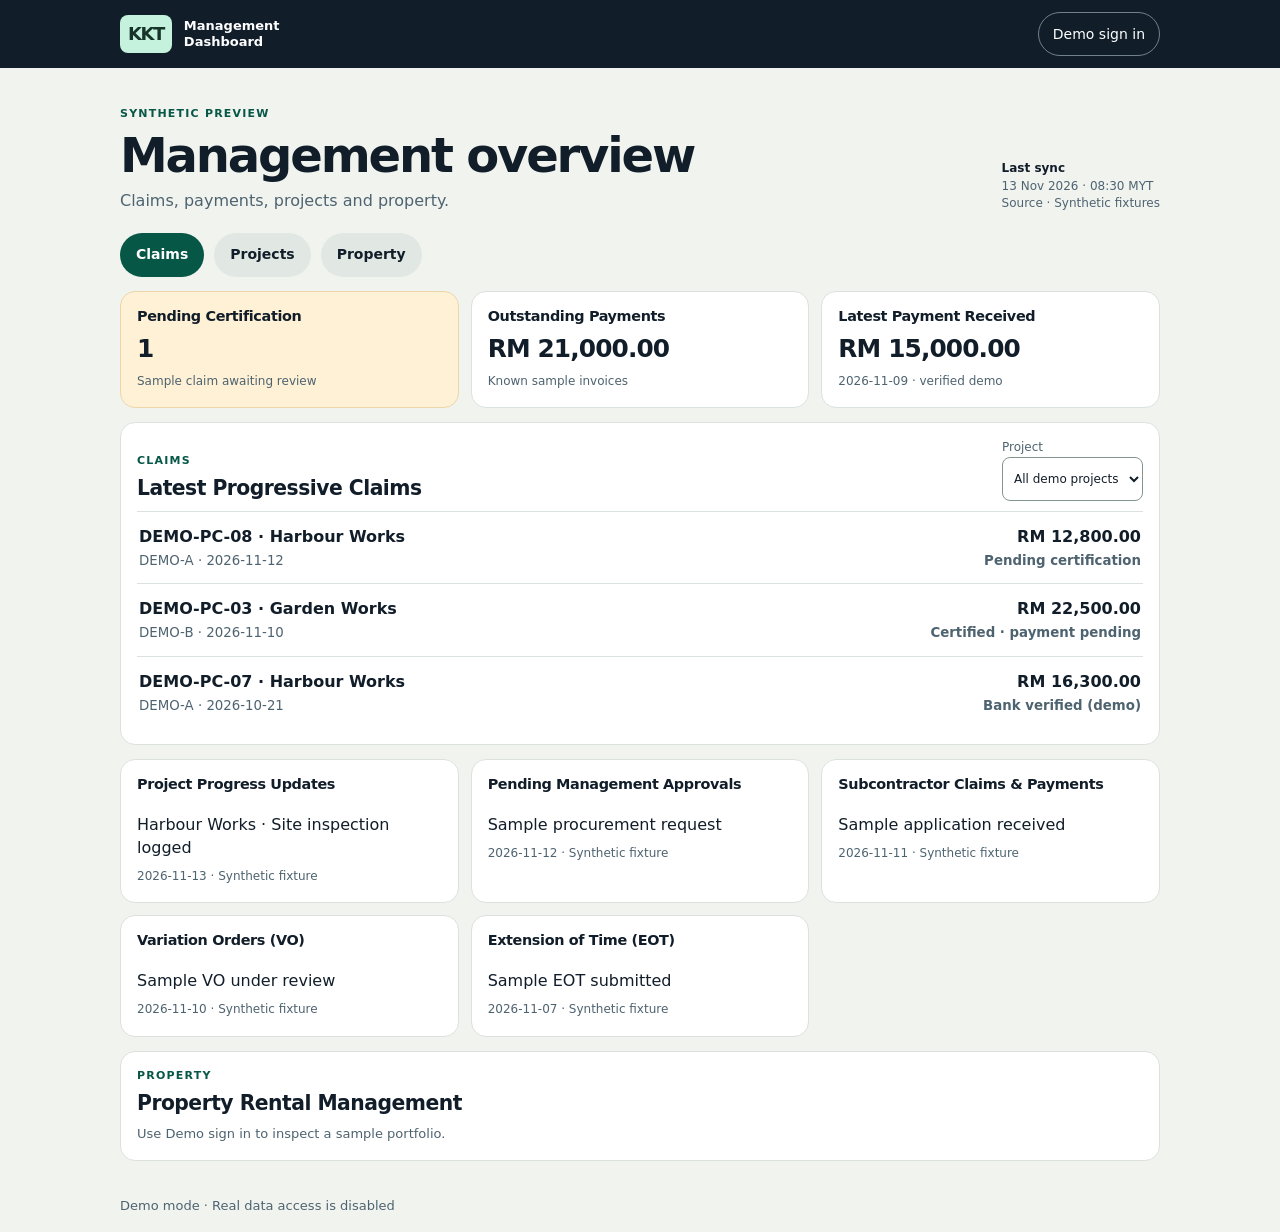
<file: index.html>
<!doctype html>
<html lang="en">
<head>
<meta charset="utf-8">
<meta name="viewport" content="width=device-width,initial-scale=1,viewport-fit=cover">
<meta name="theme-color" content="#111d29">
<meta name="apple-mobile-web-app-capable" content="yes">
<meta name="apple-mobile-web-app-title" content="KKT Dashboard">
<meta name="referrer" content="no-referrer">
<meta http-equiv="Content-Security-Policy" content="default-src 'none'; script-src 'self'; style-src 'self'; img-src 'self'; font-src 'self'; connect-src 'self'; manifest-src 'self'; base-uri 'none'; form-action 'none'; object-src 'none'">
<title>KKT Management Dashboard</title>
<link rel="manifest" href="./manifest.webmanifest">
<link rel="apple-touch-icon" href="./icon.png">
<link rel="icon" href="./icon.png">
<link rel="stylesheet" href="./styles.css">
<script src="./app.js" defer></script>
</head>
<body>
<header class="top"><div class="top-in"><a class="brand" href="./" aria-label="KKT Dashboard"><span>KKT</span><b>Management<br>Dashboard</b></a><button class="quiet" id="session-button" type="button">Demo sign in</button></div></header>
<main id="main">
<section class="hero" aria-labelledby="overview-title">
<div><p class="eyebrow">SYNTHETIC PREVIEW</p><h1 id="overview-title">Management overview</h1><p class="sub">Claims, payments, projects and property.</p></div>
<div class="sync"><b>Last sync</b><time id="sync-time" datetime="2026-11-13T08:30:00+08:00">13 Nov 2026 · 08:30 MYT</time><span>Source · Synthetic fixtures</span></div>
</section>
<nav class="tabs" aria-label="Dashboard sections"><a href="#claims">Claims</a><a href="#project-updates">Projects</a><a href="#property">Property</a></nav>
<section class="metrics" id="metrics" aria-label="Claim summary"></section>
<section class="card" id="claims"><div class="section-head"><div><p class="eyebrow">CLAIMS</p><h2>Latest Progressive Claims</h2></div><label>Project <select id="project-filter"><option value="">All demo projects</option></select></label></div><div id="claim-list"></div></section>
<section class="operations" id="project-updates" aria-label="Project operations"></section>
<section class="card" id="property"><p class="eyebrow">PROPERTY</p><h2>Property Rental Management</h2><p id="property-notice">Use Demo sign in to inspect a sample portfolio.</p><div id="property-list"></div></section>
</main>
<dialog id="claim-dialog" aria-labelledby="detail-title"><div class="dialog-head"><div><p class="eyebrow">CLAIM DETAILS</p><h2 id="detail-title"></h2></div><button type="button" id="close-claim" aria-label="Close claim details">Close</button></div><dl id="claim-details"></dl><div class="actions"><a id="open-pdf" href="./demo-claim.pdf" target="_blank" rel="noopener noreferrer">View PDF</a><a href="./demo-claim.pdf" download="demo-claim.pdf">Download PDF</a><button id="share-pdf" type="button" disabled>Share PDF</button></div><p id="share-status" role="status">Sample PDF. Sharing requires your confirmation in the iPhone share sheet.</p></dialog>
<dialog id="session-dialog" aria-labelledby="demo-title"><div class="dialog-head"><h2 id="demo-title">Demo sign in</h2><button id="close-session" type="button">Close</button></div><p>Choose a fictional role. This preview uses simulated sessions.</p><div class="actions"><button type="button" data-role="company">Company viewer</button><button type="button" data-role="private">Private viewer</button></div></dialog>
<footer>Demo mode · Real data access is disabled</footer>
</body>
</html>
</file>
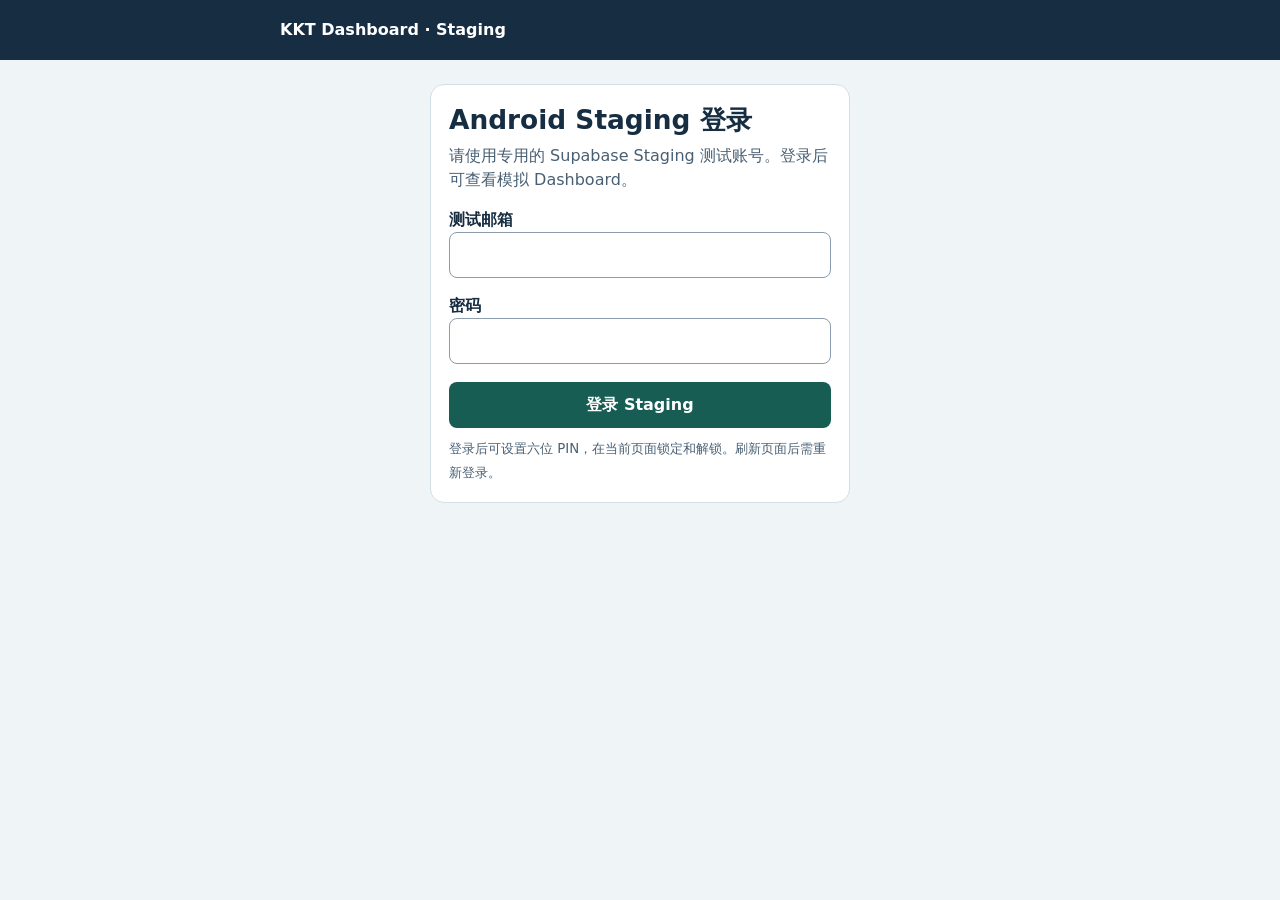
<file: android-auth-staging/index.html>
<!doctype html>
<html lang="zh-Hans">
<head>
  <meta charset="utf-8">
  <meta name="viewport" content="width=device-width,initial-scale=1,viewport-fit=cover">
  <meta name="theme-color" content="#172d42">
  <meta name="referrer" content="no-referrer">
  <meta http-equiv="Content-Security-Policy" content="default-src 'none'; script-src 'unsafe-inline'; style-src 'unsafe-inline'; connect-src https://qacmlpqtiwwmrypxnnlp.supabase.co; base-uri 'none'; form-action 'none'; object-src 'none'">
  <title>KKT Android Dashboard · Staging</title>
  <style>
    :root{font:16px/1.5 system-ui,sans-serif;color:#172d42;background:#eff4f6}
    *{box-sizing:border-box}
    body{margin:0}
    header{background:#172d42;color:#fff;padding:18px 20px}
    .header-inner,main{width:min(100%,720px);margin:auto}
    .header-inner{display:flex;align-items:center;justify-content:space-between;gap:14px}
    main{padding:24px 16px max(24px,env(safe-area-inset-bottom))}
    h1,h2,p{margin:0}
    h1{font-size:1.65rem;line-height:1.25}
    h2{font-size:1.125rem}
    .muted{color:#485f73}
    .panel,.summary article,.detail{background:#fff;border:1px solid #d3dfe7;border-radius:14px;padding:18px}
    .panel{margin:0 auto;max-width:420px}
    .panel p,.dashboard p{margin-top:8px}
    .field{display:block;margin-top:16px;font-weight:650}
    input,button{font:inherit;border-radius:8px;min-height:46px}
    input{width:100%;border:1px solid #8b9cad;padding:9px 11px;color:inherit;background:#fff}
    button{background:#175d53;color:#fff;border:0;padding:9px 14px;font-weight:700}
    button:disabled{opacity:.65}
    button:focus-visible,input:focus-visible,h1:focus-visible{outline:3px solid #177c9a;outline-offset:3px}
    form button{width:100%;margin-top:18px}
    #logout{background:#fff;color:#172d42}
    .overview-header{display:flex;align-items:center;justify-content:space-between;gap:12px}
    #copy-access-token{margin-top:12px}
    #status{margin:14px 0;min-height:1.5em}
    .summary{display:grid;grid-template-columns:repeat(auto-fit,minmax(min(100%,178px),1fr));gap:10px;margin:18px 0}
    .summary p{font-size:1.35rem;font-weight:700}
    .detail+.detail{margin-top:10px}
    dl{display:grid;grid-template-columns:1fr auto;gap:8px 12px;margin:12px 0 0}
    dd{margin:0;text-align:right}
    @media(max-width:400px){dl{grid-template-columns:1fr;gap:3px}dd{text-align:left;margin-bottom:6px}}
  </style>
</head>
<body>
  <header><div class="header-inner">
    <strong>KKT Dashboard · Staging</strong>
    <button id="logout" type="button" hidden>登出</button>
  </div></header>
  <main>
    <div id="login-panel" class="panel">
      <h1>Android Staging 登录</h1>
      <p class="muted">请使用专用的 Supabase Staging 测试账号。登录后可查看模拟 Dashboard。</p>
      <form id="login">
        <label class="field" for="email">测试邮箱</label>
        <input id="email" type="email" autocomplete="username" required>
        <label class="field" for="password">密码</label>
        <input id="password" type="password" autocomplete="current-password" required>
        <button id="submit" type="submit">登录 Staging</button>
      </form>
      <p class="muted"><small>登录后可设置六位 PIN，在当前页面锁定和解锁。刷新页面后需重新登录。</small></p>
    </div>
    <p id="status" role="status" aria-live="polite"></p>
    <section id="pin-setup" class="panel" aria-labelledby="pin-setup-title" hidden>
      <h1 id="pin-setup-title" tabindex="-1">设置六位 PIN</h1>
      <p class="muted">请设置本次测试专用的 PIN，避免使用银行卡或手机解锁 PIN。</p>
      <form id="pin-enroll">
        <label class="field" for="new-pin">六位数字</label>
        <input id="new-pin" type="password" inputmode="numeric" pattern="[0-9]{6}" maxlength="6" autocomplete="off" required>
        <label class="field" for="confirm-pin">再次输入 PIN</label>
        <input id="confirm-pin" type="password" inputmode="numeric" pattern="[0-9]{6}" maxlength="6" autocomplete="off" required>
        <button id="save-pin" type="submit">设置 PIN 并进入</button>
      </form>
    </section>
    <section id="pin-lock" class="panel" aria-labelledby="pin-lock-title" hidden>
      <h1 id="pin-lock-title" tabindex="-1">Dashboard 已锁定</h1>
      <p class="muted">输入本次测试设置的 PIN。连续输错五次后需重新登录。</p>
      <form id="pin-unlock">
        <label class="field" for="unlock-pin">六位 PIN</label>
        <input id="unlock-pin" type="password" inputmode="numeric" pattern="[0-9]{6}" maxlength="6" autocomplete="off" required>
        <button id="verify-pin" type="submit">解锁</button>
      </form>
    </section>
    <section id="dashboard" class="dashboard" aria-labelledby="overview" hidden>
      <div class="overview-header">
        <h1 id="overview" tabindex="-1">管理总览</h1>
        <button id="lock" type="button">锁定</button>
      </div>
      <p class="muted">以下是演示用的模拟资料。</p>
      <button id="copy-access-token" type="button">复制 access_token</button>
      <div class="summary" aria-label="模拟统计">
        <article><h2>工程进行中</h2><p>2</p></article>
        <article><h2>待审核进度款</h2><p>RM 12,800.00</p></article>
        <article><h2>待收租金</h2><p>RM 2,400.00</p></article>
      </div>
      <section class="detail"><h2>工程进度</h2><dl>
        <dt>模拟工程 DEMO-A</dt><dd>现场检查完成</dd>
        <dt>模拟工程 DEMO-B</dt><dd>施工中</dd>
      </dl></section>
      <section class="detail"><h2>进度款</h2><dl>
        <dt>DEMO-PC-08 · DEMO-A</dt><dd>待审核 · RM 12,800.00</dd>
        <dt>DEMO-PC-03 · DEMO-B</dt><dd>已核证 · RM 22,500.00</dd>
      </dl></section>
      <section class="detail"><h2>产业租金</h2><dl>
        <dt>模拟单位 DEMO-R01</dt><dd>待收 · RM 2,400.00</dd>
      </dl></section>
    </section>
  </main>
  <script>
    'use strict';

    const authUrl = 'https://qacmlpqtiwwmrypxnnlp.supabase.co/auth/v1';
    const key = 'sb_publishable_ksPgK2lE7Uqo-goo8GP2XQ_u_HyjRM7';
    const byId = id => document.getElementById(id);
    const dashboard = byId('dashboard');
    const loginPanel = byId('login-panel');
    const pinSetup = byId('pin-setup');
    const pinLock = byId('pin-lock');
    const logout = byId('logout');
    const copyAccessToken = byId('copy-access-token');
    const status = byId('status');
    const maxPinAttempts = 5;
    const sixDigits = /^[0-9]{6}$/;
    let session = null;
    let sessionTimeout;

    function request(path, options = {}) {
      return fetch(authUrl + path, {
        ...options,
        headers: { apikey: key, ...options.headers },
        credentials: 'omit',
        redirect: 'error',
        cache: 'no-store',
        referrerPolicy: 'no-referrer',
        signal: AbortSignal.timeout(15000),
      });
    }

    function showLogin(message) {
      clearTimeout(sessionTimeout);
      session = null;
      byId('new-pin').value = '';
      byId('confirm-pin').value = '';
      byId('unlock-pin').value = '';
      showPanel(loginPanel, message);
    }

    function showPanel(panel, message, focusId) {
      loginPanel.hidden = panel !== loginPanel;
      pinSetup.hidden = panel !== pinSetup;
      pinLock.hidden = panel !== pinLock;
      dashboard.hidden = panel !== dashboard;
      logout.hidden = !session;
      status.textContent = message;
      if (focusId) byId(focusId).focus();
    }

    function lockDashboard() {
      if (!session?.pin || dashboard.hidden) return;
      showPanel(pinLock, '已锁定，请输入 PIN。', 'pin-lock-title');
    }

    async function pinDigest(pin, salt) {
      const keyMaterial = await crypto.subtle.importKey('raw', new TextEncoder().encode(pin), 'PBKDF2', false, ['deriveBits']);
      const bits = await crypto.subtle.deriveBits({ name: 'PBKDF2', hash: 'SHA-256', iterations: 600000, salt }, keyMaterial, 256);
      return new Uint8Array(bits);
    }

    function sameDigest(first, second) {
      let difference = 0;
      for (let index = 0; index < first.length; index++) difference |= first[index] ^ second[index];
      return difference === 0;
    }

    async function verifySession(active) {
      const verified = await request('/user', { headers: { Authorization: 'Bearer ' + active.token } });
      return verified.ok && (await verified.json()).id === active.userId;
    }

    function checkExpiry() {
      if (session && Date.now() >= session.expiresAt) {
        showLogin('测试会话已到期，请重新登录。');
      }
    }

    byId('login').addEventListener('submit', async event => {
      event.preventDefault();
      const submit = byId('submit');
      if (submit.disabled || session) return;
      submit.disabled = true;
      status.textContent = '正在验证测试账号…';
      const email = byId('email').value.trim();
      const password = byId('password').value;
      try {
        const response = await request('/token?grant_type=password', {
          method: 'POST',
          headers: { 'Content-Type': 'application/json' },
          body: JSON.stringify({ email, password }),
        });
        if (!response.ok) {
          showLogin(response.status === 429 ? '尝试次数太多，请稍后再试。' : '登录失败，请检查测试邮箱和密码。');
          return;
        }
        const result = await response.json();
        const expiresAt = Number(result.expires_at) * 1000;
        if (!result.user?.id || !result.access_token || !Number.isFinite(expiresAt) || expiresAt <= Date.now()) {
          throw new Error('Invalid session response');
        }
        const active = { token: result.access_token, userId: result.user.id, expiresAt, pin: null, failedAttempts: 0 };
        if (!(await verifySession(active)) || expiresAt <= Date.now()) {
          throw new Error('Session verification failed');
        }

        session = active;
        sessionTimeout = window.setTimeout(checkExpiry, expiresAt - Date.now());
        showPanel(pinSetup, '已登录 Supabase Staging。', 'pin-setup-title');
      } catch {
        showLogin('无法确认 Staging 会话，请检查网络后再试。');
      } finally {
        byId('password').value = '';
        submit.disabled = false;
      }
    });

    byId('pin-enroll').addEventListener('submit', async event => {
      event.preventDefault();
      checkExpiry();
      const submit = byId('save-pin');
      if (!session || pinSetup.hidden || submit.disabled) return;
      const active = session;
      const pin = byId('new-pin').value;
      const confirmation = byId('confirm-pin').value;
      byId('new-pin').value = '';
      byId('confirm-pin').value = '';
      if (!sixDigits.test(pin) || pin !== confirmation) {
        status.textContent = '请输入两次相同的六位数字。';
        byId('new-pin').focus();
        return;
      }
      submit.disabled = true;
      try {
        const salt = crypto.getRandomValues(new Uint8Array(16));
        const digest = await pinDigest(pin, salt);
        checkExpiry();
        if (session !== active) return;
        active.pin = { salt, digest };
        showPanel(dashboard, 'PIN 已启用。', 'overview');
        if (document.hidden) lockDashboard();
      } catch {
        if (session === active) status.textContent = '无法设置 PIN，请使用新版 Chrome 重试。';
      } finally {
        submit.disabled = false;
      }
    });

    byId('lock').addEventListener('click', lockDashboard);

    copyAccessToken.addEventListener('click', async () => {
      checkExpiry();
      if (!session?.pin || dashboard.hidden || document.hidden || copyAccessToken.disabled) return;

      const active = session;
      copyAccessToken.disabled = true;
      try {
        await navigator.clipboard.writeText(active.token);
        if (session === active && !dashboard.hidden) {
          status.textContent = '已复制 access_token。请直接贴入 UiPath 的 Password 栏。';
        }
      } catch {
        if (session === active && !dashboard.hidden) {
          status.textContent = '无法复制。请使用手机 Chrome 打开此页后重试。';
        }
      } finally {
        copyAccessToken.disabled = false;
      }
    });

    byId('pin-unlock').addEventListener('submit', async event => {
      event.preventDefault();
      checkExpiry();
      const submit = byId('verify-pin');
      const pin = byId('unlock-pin').value;
      byId('unlock-pin').value = '';
      if (!session?.pin || pinLock.hidden || submit.disabled || !sixDigits.test(pin)) return;
      const active = session;
      submit.disabled = true;
      try {
        const digest = await pinDigest(pin, active.pin.salt);
        checkExpiry();
        if (session !== active) return;
        if (!sameDigest(digest, active.pin.digest)) {
          const remaining = maxPinAttempts - ++active.failedAttempts;
          if (!remaining) {
            await endSession('PIN 连续错误五次，请重新登录。');
          } else {
            status.textContent = `PIN 不正确。还可尝试 ${remaining} 次。`;
            byId('unlock-pin').focus();
          }
          return;
        }
        const valid = await verifySession(active);
        checkExpiry();
        if (session !== active) return;
        if (!valid) {
          showLogin('无法确认原有会话，请重新登录。');
          return;
        }
        active.failedAttempts = 0;
        if (document.hidden) return;
        showPanel(dashboard, '已解锁。', 'overview');
      } catch {
        if (session === active) status.textContent = '无法完成解锁，请检查网络后再试。';
      } finally {
        submit.disabled = false;
      }
    });

    async function endSession(message) {
      if (!session || logout.disabled) return;
      const { token } = session;
      logout.disabled = true;
      showLogin('正在结束测试会话…');
      const submit = byId('submit');
      submit.disabled = true;
      try {
        const response = await request('/logout?scope=local', {
          method: 'POST',
          headers: { Authorization: 'Bearer ' + token },
        });
        status.textContent = response.ok ? message : '此页面已退出，服务器登出未确认。';
      } catch {
        status.textContent = '此页面已退出，服务器登出未确认。';
      } finally {
        submit.disabled = false;
        logout.disabled = false;
      }
    }
    logout.addEventListener('click', () => endSession('已登出。'));

    document.addEventListener('visibilitychange', () => {
      checkExpiry();
      if (document.hidden) lockDashboard();
    });
    window.addEventListener('pageshow', event => {
      if (!event.persisted) return;
      checkExpiry();
      lockDashboard();
    });
  </script>
</body>
</html>
</file>
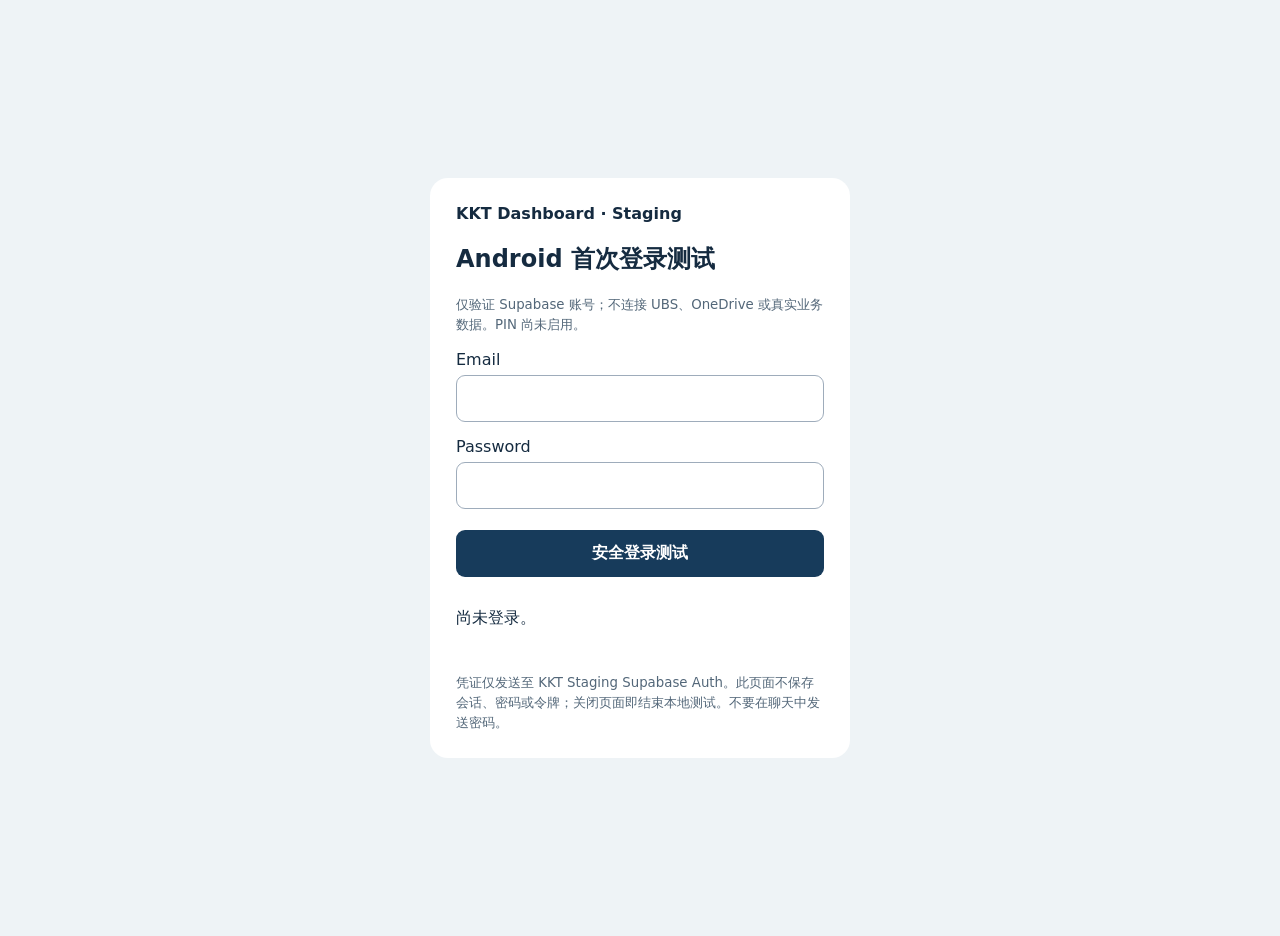
<file: android-auth-staging.html>
<!doctype html><html lang="zh"><head><meta charset="utf-8"><meta name="viewport" content="width=device-width,initial-scale=1"><meta name="referrer" content="no-referrer"><meta http-equiv="Content-Security-Policy" content="default-src 'none'; script-src 'unsafe-inline'; style-src 'unsafe-inline'; connect-src https://qacmlpqtiwwmrypxnnlp.supabase.co; base-uri 'none'; form-action 'none'"><title>KKT Android Auth Test · Staging</title><style>body{font:16px system-ui;background:#eef3f6;color:#152b40;display:grid;place-items:center;min-height:100dvh;margin:0;padding:18px}main{background:white;max-width:420px;width:100%;padding:26px;border-radius:18px;box-sizing:border-box}input,button{font:inherit;width:100%;box-sizing:border-box;padding:13px;border-radius:9px;margin:6px 0 15px}input{border:1px solid #9eacbb}button{border:0;background:#173b5b;color:white;font-weight:700}button:disabled{opacity:.6}small{color:#536779}#status{min-height:3em}</style></head><body><main><strong>KKT Dashboard · Staging</strong><h2>Android 首次登录测试</h2><p><small>仅验证 Supabase 账号；不连接 UBS、OneDrive 或真实业务数据。PIN 尚未启用。</small></p><form id="login"><label for="email">Email</label><input id="email" type="email" autocomplete="username" required><label for="password">Password</label><input id="password" type="password" autocomplete="current-password" required><button id="submit" type="submit">安全登录测试</button></form><button id="logout" type="button" hidden>结束测试</button><p id="status" role="status" aria-live="polite">尚未登录。</p><small>凭证仅发送至 KKT Staging Supabase Auth。此页面不保存会话、密码或令牌；关闭页面即结束本地测试。不要在聊天中发送密码。</small></main><script>'use strict';const URL='https://qacmlpqtiwwmrypxnnlp.supabase.co';const KEY="sb_publishable_ksPgK2lE7Uqo-goo8GP2XQ_u_HyjRM7";let token=null;const $=id=>document.getElementById(id);$('login').addEventListener('submit',async e=>{e.preventDefault();$('submit').disabled=true;$('status').textContent='验证中…';const email=$('email').value.trim(),password=$('password').value;try{const r=await fetch(URL+'/auth/v1/token?grant_type=password',{method:'POST',headers:{'Content-Type':'application/json','apikey':KEY},body:JSON.stringify({email,password}),cache:'no-store',referrerPolicy:'no-referrer'});const d=await r.json();if(!r.ok||!d.access_token)throw new Error('登录未通过，请检查账号或密码。');token=d.access_token;const u=await fetch(URL+'/auth/v1/user',{headers:{apikey:KEY,Authorization:'Bearer '+token},cache:'no-store',referrerPolicy:'no-referrer'});if(!u.ok)throw new Error('会话验证失败。');$('status').textContent='Staging 账号验证成功。此测试未开放业务数据。';$('login').hidden=true;$('logout').hidden=false;}catch(_){token=null;$('status').textContent='登录失败或网络不可用。未开放任何业务资料。';}finally{$('password').value='';$('submit').disabled=false;}});$('logout').addEventListener('click',async()=>{if(token){try{await fetch(URL+'/auth/v1/logout',{method:'POST',headers:{apikey:KEY,Authorization:'Bearer '+token},cache:'no-store',referrerPolicy:'no-referrer'});}catch(_){}}token=null;$('login').hidden=false;$('logout').hidden=true;$('status').textContent='测试会话已结束。';});</script></body></html>
</file>
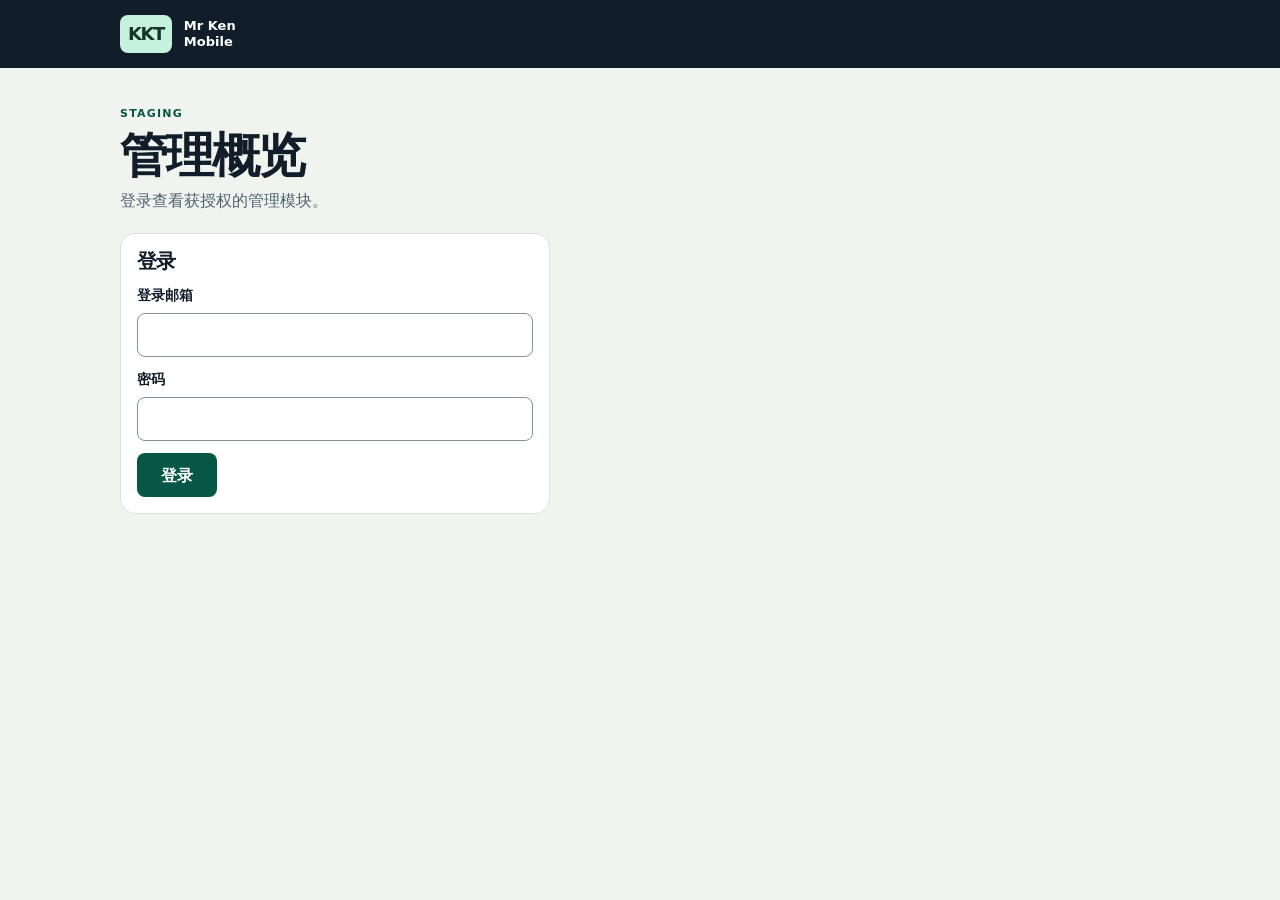
<file: ken-mobile-staging.html>
<!doctype html>
<html lang="zh-Hans">
<head>
  <meta charset="utf-8">
  <meta name="viewport" content="width=device-width,initial-scale=1,viewport-fit=cover">
  <meta name="theme-color" content="#111d29">
  <meta name="apple-mobile-web-app-capable" content="yes">
  <meta name="apple-mobile-web-app-title" content="Mr Ken Mobile">
  <meta name="robots" content="noindex, nofollow">
  <meta name="referrer" content="no-referrer">
  <meta http-equiv="Content-Security-Policy" content="default-src 'none'; script-src 'self'; style-src 'self'; img-src 'self'; connect-src https://qacmlpqtiwwmrypxnnlp.supabase.co; base-uri 'none'; form-action 'none'; object-src 'none'">
  <title>Mr Ken Mobile · 管理概览</title>
  <link rel="icon" href="./icon.png">
  <link rel="apple-touch-icon" href="./icon.png">
  <link rel="stylesheet" href="./styles.css">
  <link rel="stylesheet" href="./ken-mobile-staging.css?v=4">
  <script src="./ken-mobile-staging.js?v=4" defer></script>
</head>
<body>
  <header class="top">
    <div class="top-in">
      <a class="brand" href="#overview"><span>KKT</span><b>Mr Ken<br>Mobile</b></a>
      <button class="quiet" id="signout" type="button" hidden>登出</button>
    </div>
  </header>

  <main>
    <section class="hero" id="overview" aria-labelledby="overview-title">
      <div>
        <p class="eyebrow">STAGING</p>
        <h1 id="overview-title">管理概览</h1>
        <p class="sub" id="intro">登录查看获授权的管理模块。</p>
      </div>
    </section>

    <form class="card login-card" id="signin" aria-labelledby="signin-title">
      <h2 id="signin-title">登录</h2>
      <label for="email">登录邮箱</label>
      <input id="email" type="email" maxlength="320" autocomplete="username" required>
      <label for="password">密码</label>
      <input id="password" type="password" maxlength="256" autocomplete="current-password" required>
      <button id="enter" type="submit">登录</button>
    </form>

    <p class="status" id="status" role="status" aria-live="polite"></p>

    <div id="results" hidden>
      <nav class="module-nav" aria-label="管理模块">
        <button type="button" data-module="engineering" aria-pressed="true" aria-controls="engineering">工程管理</button>
        <button type="button" data-module="workers" aria-pressed="false" aria-controls="workers">工人管理</button>
        <button type="button" data-module="cash" aria-pressed="false" aria-controls="cash">Petty Cash 管理</button>
        <button type="button" data-module="rent" aria-pressed="false" aria-controls="rent">私人产业租金</button>
      </nav>

      <section id="engineering" aria-label="工程管理">
      <section class="metrics" aria-label="工程资料概览">
        <div class="metric">
          <h2>原件记录</h2>
          <strong id="record-count">—</strong>
        </div>
        <div class="metric">
          <h2>工程</h2>
          <strong id="project-count">—</strong>
        </div>
        <div class="metric">
          <h2>最新原件日期</h2>
          <strong id="latest-date">—</strong>
        </div>
      </section>

      <section class="card" id="records" aria-labelledby="records-title">
        <div class="section-head">
          <div>
            <h2 id="records-title">项目原件记录</h2>
            <p class="meta" id="filter-count" aria-live="polite"></p>
          </div>
          <label for="project-filter">选择工程
            <select id="project-filter">
              <option value="">全部工程</option>
            </select>
          </label>
        </div>
        <ul class="update-list" id="updates"></ul>
        <p class="sub empty" id="empty" hidden>此账号暂无授权的工程记录。</p>
      </section>
      <section class="card module-panel" aria-labelledby="source-documents-title">
        <h2 id="source-documents-title">工程原件索引</h2>
        <p class="sub source-status" id="documents-source-status" role="status"></p>
        <ul class="update-list" id="documents-source-list"></ul>
      </section>
      </section>

      <section class="card module-panel" id="workers" aria-labelledby="workers-title" hidden>
        <h2 id="workers-title">工人管理</h2>
        <p class="sub">工人登记、工卡及证件到期提醒。当前入口使用 Staging 测试资料。</p>
        <a class="module-link" href="./ken-staging-login.html" target="_blank" rel="noopener noreferrer">打开工人管理</a>
      </section>

      <section class="card module-panel" id="cash" aria-labelledby="cash-title" hidden>
        <h2 id="cash-title">Petty Cash 管理</h2>
        <p class="sub">主管账册仍在核对，以下显示已找到的来源。</p>
        <p class="sub source-status" id="cash-source-status" role="status"></p>
        <ul class="update-list" id="cash-source-list"></ul>
        <dl class="cash-summary">
          <div><dt>期初余额</dt><dd>待核对</dd></div>
          <div><dt>工程支出</dt><dd>待接入账册</dd></div>
          <div><dt>补款</dt><dd>待接入审批记录</dd></div>
        </dl>
        <section class="subsection" aria-labelledby="ubs-title">
          <h2 id="ubs-title">UBS Accounting</h2>
          <p class="sub source-status" id="ubs-source-status" role="status"></p>
          <ul class="update-list" id="ubs-source-list"></ul>
        </section>
      </section>

      <section class="card module-panel" id="rent" aria-labelledby="rent-title" hidden>
        <h2 id="rent-title">私人产业租金</h2>
        <p class="sub" id="rent-status" role="status"></p>
        <ul class="update-list" id="rent-list"></ul>
        <p class="sub source-status" id="rent-source-status" role="status"></p>
        <ul class="update-list" id="rent-source-list"></ul>
      </section>
    </div>
  </main>
</body>
</html>
</file>
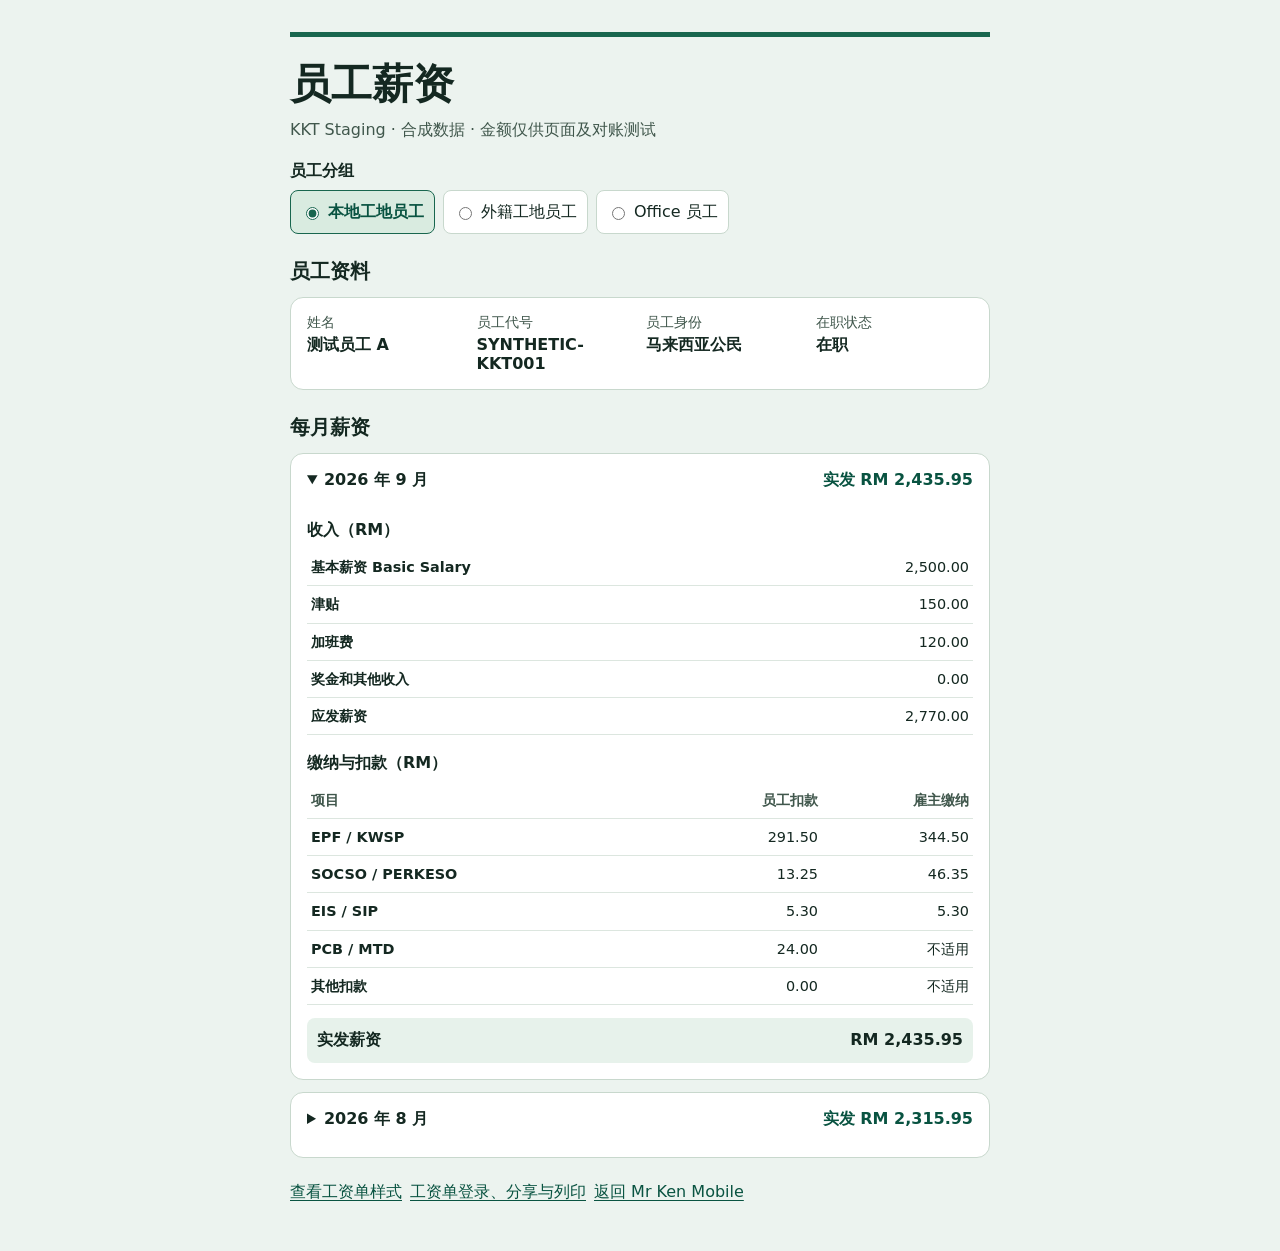
<file: ken-payroll-staging.html>
<!doctype html>
<html lang="zh-Hans">
<head>
<meta charset="utf-8">
<meta name="viewport" content="width=device-width,initial-scale=1">
<meta name="referrer" content="no-referrer">
<meta http-equiv="Content-Security-Policy" content="default-src 'none'; style-src 'unsafe-inline'; script-src 'sha256-5kEbnI9ZoRvE2DkFmlW7gly9whLIj6Z7SeWEbHff0fQ='; base-uri 'none'; form-action 'none'">
<title>KKT 员工薪资预览</title>
<style>
:root{color-scheme:light;font-family:"Inter",system-ui,sans-serif;background:#ecf3ef;color:#142821;font-size:16px}
*{box-sizing:border-box}body{margin:0}main{width:min(100% - 32px,700px);margin:32px auto 48px}
a{color:#095341;text-underline-offset:.2em}header{border-top:5px solid #18664e;padding-top:20px;margin-bottom:20px}
header p{color:#40574c;margin:.5rem 0 0}h1,h2,h3,p{margin-top:0}h1{margin:0;font-size:clamp(1.8rem,5vw,2.55rem)}
h2{font-size:1.25rem;margin-bottom:12px}h3{font-size:1rem;margin:18px 0 8px}
.profile,details{background:#fff;border:1px solid #c8d8cd;border-radius:13px;padding:16px;margin-bottom:12px}
.profile{display:grid;grid-template-columns:repeat(auto-fit,minmax(115px,1fr));gap:12px;margin:0 0 24px}
dt{color:#40574c;font-size:.85rem}dd{margin:.2rem 0 0;font-weight:650}
summary{cursor:pointer;font-weight:700;min-height:32px}summary span{float:right;color:#095341;max-width:56%;text-align:right}
summary:focus-visible,a:focus-visible{outline:3px solid #278564;outline-offset:4px}
table{border-collapse:collapse;width:100%;font-variant-numeric:tabular-nums;line-height:1.4}
th,td{border-bottom:1px solid #dce6df;padding:8px 4px;font-size:.9rem;text-align:right}
th:first-child{text-align:left}thead th{color:#40574c}
.total{display:flex;justify-content:space-between;gap:8px;padding:12px 10px;background:#e7f2eb;margin:.8rem 0 0;border-radius:8px;font-weight:700}

fieldset{border:0;padding:0;margin:0 0 24px;min-inline-size:0}
legend{font-weight:700;margin-bottom:8px;padding:0}
.group-options{display:flex;flex-wrap:wrap;gap:8px}
.group-options label{display:flex;gap:6px;align-items:center;min-height:44px;background:#fff;border:1px solid #c8d8cd;border-radius:8px;padding:6px 10px;cursor:pointer}
.group-options label:has(input:checked){background:#d9ebe0;border-color:#18664e;color:#095341;font-weight:700}
.group-options input{accent-color:#18664e}
.group-options input:focus-visible{outline:2px solid #278564;outline-offset:2px}
[hidden]{display:none!important}
footer{margin-top:24px}
@media(max-width:360px){main{width:calc(100% - 24px)}.profile,details{padding:12px}th,td{font-size:.82rem}}
</style>
</head>
<body>
<main>
<header><h1>员工薪资</h1><p>KKT Staging · 合成数据 · 金额仅供页面及对账测试</p></header>
<fieldset><legend>员工分组</legend><div class="group-options">
<label><input type="radio" name="payroll-group" id="local-site" aria-controls="local-site-records" checked> 本地工地员工</label>
<label><input type="radio" name="payroll-group" id="foreign-site" aria-controls="foreign-site-records"> 外籍工地员工</label>
<label><input type="radio" name="payroll-group" id="office" aria-controls="office-records"> Office 员工</label>
</div></fieldset>
<div data-payroll-group="local-site" id="local-site-records">
<section aria-labelledby="local-site-staff">
<h2 id="local-site-staff">员工资料</h2>
<dl class="profile">
<div><dt>姓名</dt><dd>测试员工 A</dd></div>
<div><dt>员工代号</dt><dd>SYNTHETIC-KKT001</dd></div>
<div><dt>员工身份</dt><dd>马来西亚公民</dd></div>
<div><dt>在职状态</dt><dd>在职</dd></div>
</dl></section>
<section aria-labelledby="local-site-pay"><h2 id="local-site-pay">每月薪资</h2>
<details open><summary>2026 年 9 月<span>实发 RM 2,435.95</span></summary>
<h3>收入（RM）</h3><table><tbody>
<tr><th scope="row">基本薪资 Basic Salary</th><td>2,500.00</td></tr>
<tr><th scope="row">津贴</th><td>150.00</td></tr>
<tr><th scope="row">加班费</th><td>120.00</td></tr>
<tr><th scope="row">奖金和其他收入</th><td>0.00</td></tr>
<tr><th scope="row">应发薪资</th><td>2,770.00</td></tr>
</tbody></table><h3>缴纳与扣款（RM）</h3>
<table><thead><tr><th scope="col">项目</th><th scope="col">员工扣款</th><th scope="col">雇主缴纳</th></tr></thead><tbody>
<tr><th scope="row">EPF / KWSP</th><td>291.50</td><td>344.50</td></tr>
<tr><th scope="row">SOCSO / PERKESO</th><td>13.25</td><td>46.35</td></tr>
<tr><th scope="row">EIS / SIP</th><td>5.30</td><td>5.30</td></tr>
<tr><th scope="row">PCB / MTD</th><td>24.00</td><td>不适用</td></tr>
<tr><th scope="row">其他扣款</th><td>0.00</td><td>不适用</td></tr>
</tbody></table><p class="total"><span>实发薪资</span><span>RM 2,435.95</span></p></details>
<details><summary>2026 年 8 月<span>实发 RM 2,315.95</span></summary>
<h3>收入（RM）</h3><table><tbody>
<tr><th scope="row">基本薪资 Basic Salary</th><td>2,500.00</td></tr>
<tr><th scope="row">津贴</th><td>150.00</td></tr>
<tr><th scope="row">加班费</th><td>0.00</td></tr>
<tr><th scope="row">奖金和其他收入</th><td>0.00</td></tr>
<tr><th scope="row">应发薪资</th><td>2,650.00</td></tr>
</tbody></table><h3>缴纳与扣款（RM）</h3>
<table><thead><tr><th scope="col">项目</th><th scope="col">员工扣款</th><th scope="col">雇主缴纳</th></tr></thead><tbody>
<tr><th scope="row">EPF / KWSP</th><td>291.50</td><td>344.50</td></tr>
<tr><th scope="row">SOCSO / PERKESO</th><td>13.25</td><td>46.35</td></tr>
<tr><th scope="row">EIS / SIP</th><td>5.30</td><td>5.30</td></tr>
<tr><th scope="row">PCB / MTD</th><td>24.00</td><td>不适用</td></tr>
<tr><th scope="row">其他扣款</th><td>0.00</td><td>不适用</td></tr>
</tbody></table><p class="total"><span>实发薪资</span><span>RM 2,315.95</span></p></details>
</section></div>
<div hidden data-payroll-group="foreign-site" id="foreign-site-records">
<section aria-labelledby="foreign-site-staff">
<h2 id="foreign-site-staff">员工资料</h2>
<dl class="profile">
<div><dt>姓名</dt><dd>测试员工 B</dd></div>
<div><dt>员工代号</dt><dd>SYNTHETIC-KKT002</dd></div>
<div><dt>员工身份</dt><dd>外籍员工</dd></div>
<div><dt>在职状态</dt><dd>在职</dd></div>
</dl></section>
<section aria-labelledby="foreign-site-pay"><h2 id="foreign-site-pay">每月薪资</h2>
<details open><summary>2026 年 9 月<span>实发 RM 2,199.00</span></summary>
<h3>收入（RM）</h3><table><tbody>
<tr><th scope="row">基本薪资 Basic Salary</th><td>2,100.00</td></tr>
<tr><th scope="row">津贴</th><td>100.00</td></tr>
<tr><th scope="row">加班费</th><td>90.00</td></tr>
<tr><th scope="row">奖金和其他收入</th><td>0.00</td></tr>
<tr><th scope="row">应发薪资</th><td>2,290.00</td></tr>
</tbody></table><h3>缴纳与扣款（RM）</h3>
<table><thead><tr><th scope="col">项目</th><th scope="col">员工扣款</th><th scope="col">雇主缴纳</th></tr></thead><tbody>
<tr><th scope="row">EPF / KWSP</th><td>44.00</td><td>44.00</td></tr>
<tr><th scope="row">SOCSO / PERKESO</th><td>27.00</td><td>38.00</td></tr>
<tr><th scope="row">EIS / SIP</th><td>不适用</td><td>不适用</td></tr>
<tr><th scope="row">PCB / MTD</th><td>20.00</td><td>不适用</td></tr>
<tr><th scope="row">其他扣款</th><td>0.00</td><td>不适用</td></tr>
</tbody></table><p class="total"><span>实发薪资</span><span>RM 2,199.00</span></p></details>
<details><summary>2026 年 8 月<span>实发 RM 2,109.00</span></summary>
<h3>收入（RM）</h3><table><tbody>
<tr><th scope="row">基本薪资 Basic Salary</th><td>2,100.00</td></tr>
<tr><th scope="row">津贴</th><td>100.00</td></tr>
<tr><th scope="row">加班费</th><td>0.00</td></tr>
<tr><th scope="row">奖金和其他收入</th><td>0.00</td></tr>
<tr><th scope="row">应发薪资</th><td>2,200.00</td></tr>
</tbody></table><h3>缴纳与扣款（RM）</h3>
<table><thead><tr><th scope="col">项目</th><th scope="col">员工扣款</th><th scope="col">雇主缴纳</th></tr></thead><tbody>
<tr><th scope="row">EPF / KWSP</th><td>44.00</td><td>44.00</td></tr>
<tr><th scope="row">SOCSO / PERKESO</th><td>27.00</td><td>38.00</td></tr>
<tr><th scope="row">EIS / SIP</th><td>不适用</td><td>不适用</td></tr>
<tr><th scope="row">PCB / MTD</th><td>20.00</td><td>不适用</td></tr>
<tr><th scope="row">其他扣款</th><td>0.00</td><td>不适用</td></tr>
</tbody></table><p class="total"><span>实发薪资</span><span>RM 2,109.00</span></p></details>
</section></div>
<div hidden data-payroll-group="office" id="office-records">
<section aria-labelledby="office-staff">
<h2 id="office-staff">员工资料</h2>
<dl class="profile">
<div><dt>姓名</dt><dd>测试员工 C</dd></div>
<div><dt>员工代号</dt><dd>SYNTHETIC-KKT033</dd></div>
<div><dt>员工身份</dt><dd>永久居民</dd></div>
<div><dt>在职状态</dt><dd>在职</dd></div>
</dl></section>
<section aria-labelledby="office-pay"><h2 id="office-pay">每月薪资</h2>
<details open><summary>2026 年 9 月<span>实发 RM 4,035.50</span></summary>
<h3>收入（RM）</h3><table><tbody>
<tr><th scope="row">基本薪资 Basic Salary</th><td>4,300.00</td></tr>
<tr><th scope="row">津贴</th><td>150.00</td></tr>
<tr><th scope="row">加班费</th><td>0.00</td></tr>
<tr><th scope="row">奖金和其他收入</th><td>180.00</td></tr>
<tr><th scope="row">应发薪资</th><td>4,630.00</td></tr>
</tbody></table><h3>缴纳与扣款（RM）</h3>
<table><thead><tr><th scope="col">项目</th><th scope="col">员工扣款</th><th scope="col">雇主缴纳</th></tr></thead><tbody>
<tr><th scope="row">EPF / KWSP</th><td>485.00</td><td>575.00</td></tr>
<tr><th scope="row">SOCSO / PERKESO</th><td>22.50</td><td>79.00</td></tr>
<tr><th scope="row">EIS / SIP</th><td>9.00</td><td>9.00</td></tr>
<tr><th scope="row">PCB / MTD</th><td>78.00</td><td>不适用</td></tr>
<tr><th scope="row">其他扣款</th><td>0.00</td><td>不适用</td></tr>
</tbody></table><p class="total"><span>实发薪资</span><span>RM 4,035.50</span></p></details>
<details><summary>2026 年 8 月<span>实发 RM 3,855.50</span></summary>
<h3>收入（RM）</h3><table><tbody>
<tr><th scope="row">基本薪资 Basic Salary</th><td>4,300.00</td></tr>
<tr><th scope="row">津贴</th><td>150.00</td></tr>
<tr><th scope="row">加班费</th><td>0.00</td></tr>
<tr><th scope="row">奖金和其他收入</th><td>0.00</td></tr>
<tr><th scope="row">应发薪资</th><td>4,450.00</td></tr>
</tbody></table><h3>缴纳与扣款（RM）</h3>
<table><thead><tr><th scope="col">项目</th><th scope="col">员工扣款</th><th scope="col">雇主缴纳</th></tr></thead><tbody>
<tr><th scope="row">EPF / KWSP</th><td>485.00</td><td>575.00</td></tr>
<tr><th scope="row">SOCSO / PERKESO</th><td>22.50</td><td>79.00</td></tr>
<tr><th scope="row">EIS / SIP</th><td>9.00</td><td>9.00</td></tr>
<tr><th scope="row">PCB / MTD</th><td>78.00</td><td>不适用</td></tr>
<tr><th scope="row">其他扣款</th><td>0.00</td><td>不适用</td></tr>
</tbody></table><p class="total"><span>实发薪资</span><span>RM 3,855.50</span></p></details>
</section></div>
<footer class="group-options"><a href="./ken-payslip-staging.html">查看工资单样式</a><a href="./ken-payslip-access-staging.html">工资单登录、分享与列印</a><a href="./ken-mobile-staging.html">返回 Mr Ken Mobile</a></footer>
</main>
<script>
const choices = document.querySelectorAll('input[name="payroll-group"]');
const panels = document.querySelectorAll('[data-payroll-group]');
function showSelectedGroup() {
  const selected = document.querySelector('input[name="payroll-group"]:checked');
  for (const panel of panels) panel.hidden = panel.dataset.payrollGroup !== selected?.id;
}
for (const choice of choices) choice.addEventListener('change', showSelectedGroup);
window.addEventListener('pageshow', showSelectedGroup);
showSelectedGroup();
</script>
</body>
</html>
</file>
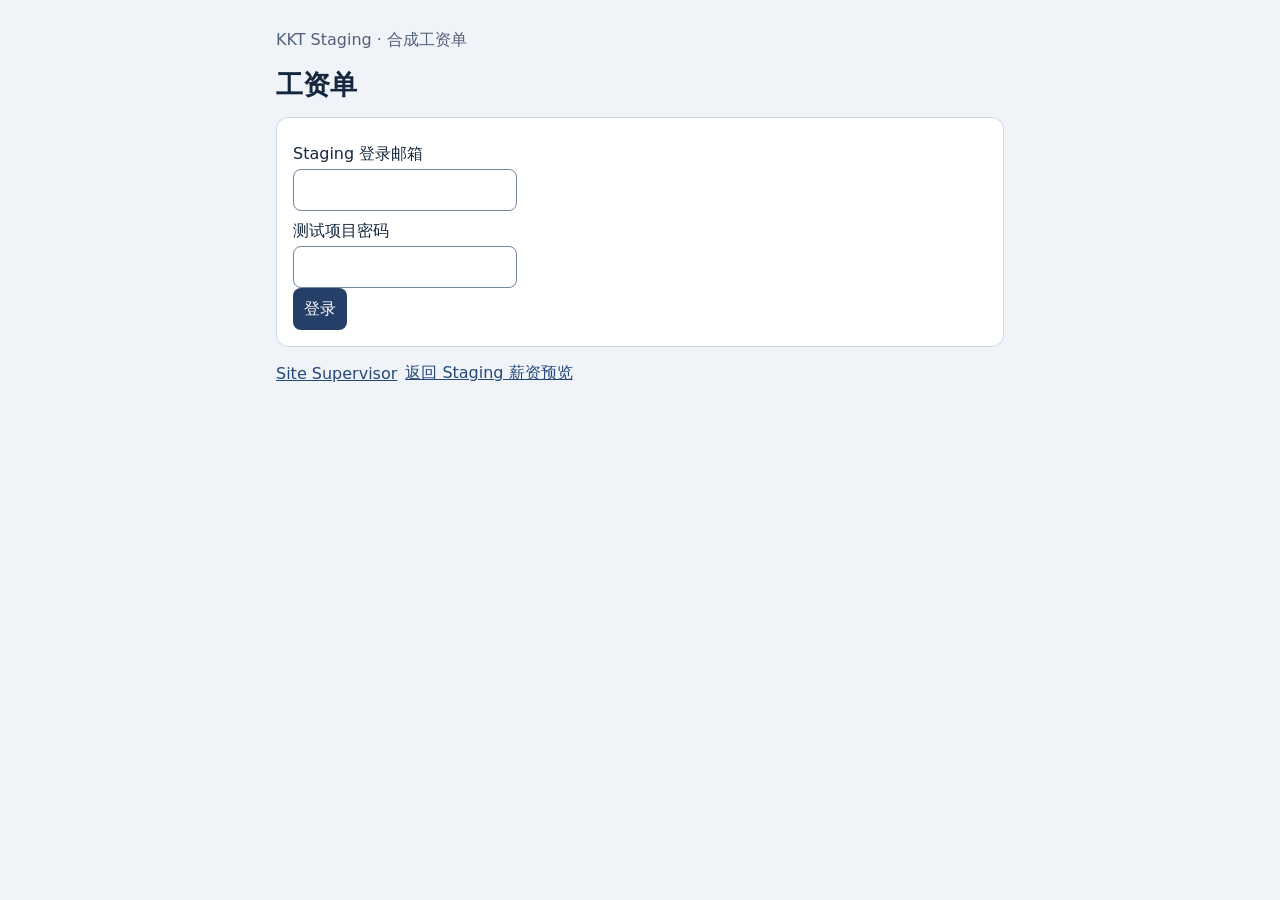
<file: ken-payslip-access-staging.html>
<!doctype html>
<html lang="zh-Hans"><head>
<meta charset="utf-8"><meta name="viewport" content="width=device-width,initial-scale=1">
<meta name="referrer" content="no-referrer">
<meta http-equiv="Content-Security-Policy" content="default-src 'none'; connect-src https://qacmlpqtiwwmrypxnnlp.supabase.co; img-src data: blob:; style-src 'unsafe-inline'; script-src 'sha256-XK7OVisLKnzUrtmRe0iZhbxZuHBjThDIhr8YBRUYBIc='; base-uri 'none'; form-action 'none'">
<title>KKT 工资单查阅与列印</title>
<style>
:root{font-family:system-ui,sans-serif;color:#15273c;background:#f0f3f8}*{box-sizing:border-box}
main{max-width:760px;margin:30px auto;padding:0 16px}h1{font-size:1.7rem;margin:8px 0}.muted{color:#52617a}a{color:#254878}
section,.controls,.payslip{background:white;border:1px solid #ccd6e4;border-radius:12px;padding:16px;margin:14px 0}
.profile-details{display:grid;grid-template-columns:repeat(auto-fit,minmax(138px,1fr));gap:9px 14px}.profile-details dd{margin:0;overflow-wrap:anywhere}.profile-details dt{font-size:.8rem;color:#52617a}.profile-detail{margin:0}.profile-panel{border-bottom:1px solid #dae3ef;padding-bottom:10px;margin-bottom:15px}.profile-panel h2{font-size:1.1rem}.profile-panel h3{font-size:1rem}.onedrive-link{display:block;margin:8px 0;overflow-wrap:anywhere}label{display:block;margin:10px 0 4px}input,button,select{font:inherit;min-height:42px;padding:7px 11px;border-radius:8px}
input{border:1px solid #7385a0;max-width:100%}input[type=checkbox]{min-height:auto}button{background:#253f68;color:white;border:0;cursor:pointer}
button.secondary{background:#e5edf8;color:#243e62}button:disabled{opacity:.6;cursor:default}
.flex{display:flex;gap:8px;flex-wrap:wrap;align-items:center}.record{border-top:1px solid #dee5ef;padding:11px 0;display:flex;justify-content:space-between;gap:8px;flex-wrap:wrap}
.record label{margin:0}button:focus-visible,a:focus-visible,input:focus-visible{outline:3px solid #2773ac;outline-offset:2px}
[hidden]{display:none!important}#share-url{width:100%}#print-output:empty{display:none}
.slip-head{display:flex;align-items:center;gap:15px;border-bottom:2px solid #253f68;padding-bottom:12px}.slip-head img{width:65px;height:auto}
.slip-head h2{font-size:1.25rem;margin:0}.slip-head p{margin:4px 0}.payslip table{width:100%;border-collapse:collapse;font-variant-numeric:tabular-nums}
.payslip th,.payslip td{border-bottom:1px solid #dae3ef;padding:6px 3px;text-align:right;font-size:.9rem}.payslip th:first-child{text-align:left}
.slip-net{display:flex;justify-content:space-between;background:#e9eef7;padding:10px;font-weight:700}.signatures{display:grid;grid-template-columns:1fr 1fr;gap:18px;margin:38px 0 8px}.signatures span{border-top:1px solid #253f68;padding-top:8px}
#portal-nav{margin:12px 0 18px}#portal-nav a{border:1px solid #bccbe0;padding:9px 13px;border-radius:8px;text-decoration:none}
#portal-nav [aria-current="page"]{background:#253f68;border-color:#253f68;color:#fff}
.section-head{display:flex;justify-content:space-between;align-items:center;gap:12px;flex-wrap:wrap}
.section-head h2{margin:0;font-size:1.2rem}
#roster-search{width:min(100%,430px);margin-bottom:6px}.roster-list{list-style:none;margin:12px 0 0;padding:0}
.roster-list li{border-top:1px solid #dbe4f0;padding:14px 0;display:grid;grid-template-columns:minmax(155px,1fr) minmax(170px,1.2fr) minmax(110px,.85fr);gap:8px 16px;overflow-wrap:anywhere}
.roster-list strong,.roster-list small,.roster-list span{display:block}.roster-list strong{margin-bottom:3px}.roster-list small{color:#52617a}
#pdf-panel:focus{outline:none}#pdf-tools h2{margin:0}.record button{min-width:74px;font-weight:700}
@media(max-width:620px){.roster-list li{grid-template-columns:1fr 1fr}.roster-list li>div:nth-child(3){grid-column:span 2}.record{align-items:center}.section-head{align-items:flex-start}}
@media(max-width:380px){.roster-list li{grid-template-columns:1fr}.roster-list li>div:nth-child(3){grid-column:auto}}
@page{size:A4;margin:14mm}
@media print{:root{background:white}main{margin:0;padding:0;max-width:none}main>*:not(#pdf-panel),#pdf-tools{display:none!important}.payslip{margin:0;padding:0;border:0;break-after:page}.payslip:last-child{break-after:auto}.payslip table,.signatures{break-inside:avoid}}

#hr-card-panel h3{font-size:1rem;margin:.8rem 0 .4rem}
#hr-card-frame{border:1px solid #cbd8e8;border-radius:8px;background:#fbfcff;padding:8px}
#hr-card-image{display:block;width:100%;height:auto;object-fit:contain}
#hr-card-image[hidden]{display:none!important}
#hr-card-summary{border-top:1px solid #dae3ef;margin-top:12px;padding-top:4px}
#hr-card-days{display:grid;grid-template-columns:repeat(4,minmax(0,1fr));list-style:none;padding:0;gap:4px 8px;font-variant-numeric:tabular-nums;font-size:.85rem}
.roster-list .workcard-open{justify-self:start;grid-column:1/-1}
@media print{
body.hr-card-printing main>#hr-card-panel{display:block!important;border:0;padding:0;margin:0}
body.hr-card-printing main>#pdf-panel,body.hr-card-printing #hr-card-form,body.hr-card-printing #hr-card-close,body.hr-card-printing #hr-card-old-source,body.hr-card-printing #hr-card-print{display:none!important}
body.hr-card-printing #hr-card-days{grid-template-columns:repeat(8,minmax(0,1fr));margin:.4rem 0;gap:2px 4px}
body.hr-card-printing #hr-card-image{max-height:137mm}
body.hr-card-printing #hr-card-panel{break-inside:avoid}
}
</style></head>
<body><main>
<header><p class="muted">KKT Staging · 合成工资单</p><h1 id="portal-title">工资单</h1></header>
<section id="login-panel"><form id="login">
<label for="email">Staging 登录邮箱</label><input id="email" type="email" autocomplete="username" required>
<label for="password">测试项目密码</label><input id="password" type="password" autocomplete="current-password" required>
<div class="flex"><button id="sign-in" type="submit">登录</button></div>
</form></section>
<p id="status" role="status" aria-live="polite"></p>
<nav id="portal-nav" aria-label="员工管理" class="flex" hidden>
<a id="nav-payroll" href="./ken-payslip-access-staging.html">工资单</a>
<a id="nav-roster" href="./ken-payslip-access-staging.html?view=foreign-workers">外劳总览</a>
</nav>
<section id="workspace" hidden>
<div class="flex"><strong id="viewer"></strong><button id="logout" type="button" class="secondary">登出</button></div>
<div class="profile-panel">
<h2>员工资料与 PDF</h2>
<label id="profile-picker" hidden>选择员工 <select id="profile-select"></select></label>
<dl id="profile-details" class="profile-details"></dl>
<h3>已归档 PDF</h3>
<p class="muted">OneDrive 原件会在新页面打开，须使用有文件权限的 Microsoft 账号。</p>
<div id="employee-documents"></div>
<p id="pdf-status" class="muted" role="status"></p>
<p id="pdf-links" class="flex" hidden><a id="pdf-open" target="_blank" rel="noopener noreferrer">打开 PDF</a><a id="pdf-download">下载 PDF</a></p>
</div>
<h2>每月工资单</h2>
<form id="lookup" class="flex"><label for="month">工资月份</label><input id="month" type="month" required><button type="submit" class="secondary">查看月份</button></form>
<div id="batch" class="flex" hidden><label><input id="select-all" type="checkbox">全选本月</label><button id="print-selected" type="button">批量 PDF</button></div>
<p id="print-help" class="muted">打开 PDF 后可分享链接、列印或另存为 PDF。</p>
<div id="records"></div>
</section>
<section id="roster-workspace" hidden aria-labelledby="roster-heading">
<div class="section-head"><h2 id="roster-heading">外劳名单与工程位置</h2><button id="roster-logout" class="secondary" type="button">登出</button></div>
<label for="roster-search">按姓名、员工代号、工程或地点查找</label>
<input id="roster-search" type="search" autocomplete="off">
<p id="roster-count" class="muted" role="status"></p>
<ul id="roster-list" class="roster-list"></ul>
</section>
<section id="hr-card-panel" hidden tabindex="-1" aria-labelledby="hr-card-heading">
<div class="section-head"><h2 id="hr-card-heading">工卡与计算</h2><button id="hr-card-close" type="button" class="secondary">关闭</button></div>
<form id="hr-card-form" class="flex"><label for="hr-card-month">工卡月份</label><input id="hr-card-month" type="month" required><button class="secondary">查看</button></form>
<p id="hr-card-meta"></p>
<h3>原工卡</h3>
<div id="hr-card-frame"><img id="hr-card-image" hidden alt="工卡封面及内页照片"><p id="hr-card-status" class="muted" role="status"></p></div>
<div id="hr-card-old-source" hidden>
<a id="hr-card-original" target="_blank" rel="noopener noreferrer">打开 OneDrive 原件</a>
<label for="hr-card-file">载入已下载的原件 PDF</label><input id="hr-card-file" type="file" accept="application/pdf">
</div>
<div id="hr-card-summary" hidden>
<h3>工时计算</h3>
<dl class="profile-details"><div><dt>总工时（小时:分钟）</dt><dd id="hr-card-total"></dd></div>
<div><dt>Advance</dt><dd id="hr-card-advance"></dd></div><div><dt>备注</dt><dd id="hr-card-notes"></dd></div></dl>
<ul id="hr-card-days" aria-label="已录入的每日工时"></ul>
<p class="muted">资料以已提交工卡记录为准，供办公室复核。</p>
</div>
<button id="hr-card-print" type="button" disabled>列印 / 另存 PDF</button>
</section>
<div id="pdf-panel" hidden tabindex="-1" aria-labelledby="pdf-title">
<section id="pdf-tools">
<div class="section-head"><h2 id="pdf-title">工资单 PDF</h2><button id="pdf-close" class="secondary" type="button">返回名单</button></div>
<div class="flex"><button id="pdf-print" type="button">列印 / 另存 PDF</button><button id="pdf-share" class="secondary" type="button">分享链接</button></div>
<label id="share-label" for="share-url" hidden>复制此链接</label><input id="share-url" readonly hidden>
</section>
<div id="print-output"></div>
</div>
<p class="flex"><a href="./ken-site-supervisor-staging.html">Site Supervisor</a><a href="./ken-payroll-staging.html">返回 Staging 薪资预览</a></p>
</main>
<template id="slip">
<article class="payslip"><header class="slip-head">
<img src="[data-uri]" alt="KKT Setia" width="289" height="228">
<div><h2>KKT SETIA SDN. BHD.</h2><p>PAYMENT SLIP / PENYATA GAJI</p><strong>STAGING</strong></div>
</header><p class="slip-meta"></p>
<table aria-label="收入（RM）"><thead><tr><th scope="col">收入</th><th scope="col">RM</th></tr></thead><tbody class="earnings"></tbody></table>
<table aria-label="缴纳与扣款（RM）"><thead><tr><th scope="col">项目（RM）</th><th scope="col">员工</th><th scope="col">雇主</th></tr></thead><tbody class="deductions"></tbody></table>
<p class="slip-net"><span>实发 / NET PAY</span><span></span></p>
<div class="signatures"><span>Employer’s Signature</span><span>Employee’s Signature</span></div>
</article></template>
<script>"use strict";
const get = id => document.getElementById(id);
const project = "https://qacmlpqtiwwmrypxnnlp.supabase.co";
const key = "sb_publishable_ksPgK2lE7Uqo-goo8GP2XQ_u_HyjRM7";
const org = "28900000-0000-0000-0000-000000000071";
let sharedId = null;
let rosterView = false;
const money = new Intl.NumberFormat("en-MY", {minimumFractionDigits: 2, maximumFractionDigits: 2});
let session = "";
let role = "";
let records = [];
let busy = false;
let sharedView = false;
let profiles = [];
let rosterRows = [];
let pdfRows = [];
let pdfReturnFocus = null;
let pdfUrl = "";
const groupNames = {local_site: "本地工地员工", foreign_site: "外籍工地员工", office: "Office 员工", unconfirmed: "待确认"};
const selections = new Set();
const printOut = get("print-output");
const say = message => { get("status").textContent = message; };
function syncRoute() {
  const route = new URLSearchParams(location.search);
  sharedId = route.get("payslip");
  rosterView = route.get("view") === "foreign-workers";
  get("portal-title").textContent = rosterView ? "外劳总览" : "工资单";
  get("nav-payroll").removeAttribute("aria-current");
  get("nav-roster").removeAttribute("aria-current");
  get(rosterView ? "nav-roster" : "nav-payroll").setAttribute("aria-current", "page");
}
syncRoute();

function setBusy(value) {
  busy = value;
  const controls = document.querySelectorAll("#login button, #logout, #roster-logout, #lookup button, #profile-select");
  for (const control of controls) control.disabled = value;
  get("print-selected").disabled = value || selections.size === 0;
}
async function api(path, data) {
  const headers = {apikey: key, "Content-Type": "application/json"};
  if (session) headers.Authorization = "Bearer " + session;
  const result = await fetch(project + "/" + path, {
    method: "POST", headers, body: JSON.stringify(data), cache: "no-store",
    credentials: "omit", redirect: "error", signal: AbortSignal.timeout(12000),
  });
  if (!result.ok) throw new Error(String(result.status));
  if (result.status === 204) return null;
  return result.json();
}
async function rpc(name, input, query = "") {
  return api("rest/v1/rpc/" + name + query, {target_org: org, ...input});
}
function clearShare() {
  get("share-url").value = "";
  get("share-url").hidden = true;
  get("share-label").hidden = true;
}
function clearRecords() {
  records = [];
  selections.clear();
  get("records").replaceChildren();
  closePdfPreview();
  get("select-all").checked = false;
  get("select-all").indeterminate = false;
  get("batch").hidden = true;
  clearShare();
}
function clearSession() {
  session = "";
  role = "";
  clearWorkcard();
  clearRecords();
  profiles = [];
  get("profile-select").replaceChildren();
  get("profile-details").replaceChildren();
  get("employee-documents").replaceChildren();
  get("profile-picker").hidden = true;
  clearPdf();
  get("pdf-status").textContent = "";
  get("workspace").hidden = true;
  get("roster-workspace").hidden = true;
  get("portal-nav").hidden = true;
  rosterRows = [];
  get("roster-list").replaceChildren();
  get("roster-search").value = "";
  get("roster-count").textContent = "";
  get("login-panel").hidden = false;
}
function handleFailure(error, fallback) {
  if (error.message === "401" || error.message === "403") {
    clearSession();
    say("登录已失效或此账号没有工资单权限。");
  } else say(fallback);
}
function makeButton(label, callback) {
  const item = document.createElement("button");
  item.type = "button";
  item.className = "secondary";
  item.textContent = label;
  item.addEventListener("click", () => { if (!busy) callback(); });
  return item;
}
function renderRecords() {
  const batch = role === "payroll_admin" && !sharedView && records.length > 0;
  get("batch").hidden = !batch;
  get("records").replaceChildren();
  for (const row of records) {
    const item = document.createElement("div");
    item.className = "record";
    const label = document.createElement("label");
    if (batch) {
      const box = document.createElement("input");
      box.type = "checkbox";
      box.value = row.payslip_id;
      box.checked = selections.has(row.payslip_id);
      box.addEventListener("change", () => {
        if (box.checked) selections.add(row.payslip_id);
        else selections.delete(row.payslip_id);
        syncSelections();
      });
      label.append(box, " ");
    }
    label.append(row.employee_ref + " · " + row.salary_month.slice(0, 7));
    const controls = document.createElement("div");
    controls.className = "flex";
    controls.append(makeButton("PDF", () => showSlips([row])));
    item.append(label, controls);
    get("records").append(item);
  }
  syncSelections();
}
function syncSelections() {
  const selectAll = get("select-all");
  selectAll.checked = records.length > 0 && selections.size === records.length;
  selectAll.indeterminate = selections.size > 0 && !selectAll.checked;
  get("print-selected").disabled = busy || selections.size === 0;
}
function clearPdf() {
  if (pdfUrl) URL.revokeObjectURL(pdfUrl);
  pdfUrl = "";
  get("pdf-links").hidden = true;
  get("pdf-open").removeAttribute("href");
  get("pdf-download").removeAttribute("href");
  get("pdf-download").removeAttribute("download");
}
function profileValue(name, value) {
  const field = document.createElement("div");
  const label = document.createElement("dt");
  const detail = document.createElement("dd");
  label.textContent = name;
  detail.textContent = value || "未填写";
  field.append(label, detail);
  get("profile-details").append(field);
}
async function readPdf(file) {
  clearPdf();
  const status = get("pdf-status");
  status.textContent = "正在读取 PDF…";
  setBusy(true);
  try {
    if (!/^[a-f0-9-]{36}\/[a-f0-9-]{36}\.pdf$/.test(file.object_path)) throw Error("Invalid PDF path");
    const endpoint = project + "/storage/v1/object/authenticated/kkt-employee-pdfs/" + file.object_path;
    const response = await fetch(endpoint, {
      headers: {apikey: key, Authorization: "Bearer " + session},
      cache: "no-store", credentials: "omit", redirect: "error", signal: AbortSignal.timeout(15000)
    });
    if (!response.ok) throw Error(String(response.status));
    const blob = await response.blob();
    if (blob.size > 10485760 || await blob.slice(0, 5).text() !== "%PDF-") throw Error("Invalid PDF");
    pdfUrl = URL.createObjectURL(new Blob([blob], {type: "application/pdf"}));
    get("pdf-open").href = pdfUrl;
    get("pdf-download").href = pdfUrl;
    get("pdf-download").download = file.document_id + ".pdf";
    get("pdf-links").hidden = false;
    status.textContent = "PDF 已就绪。";
  } catch (error) {
    if (error.message === "401") handleFailure(error, "");
    else status.textContent = "无法读取此 PDF。文件可能尚未归档，或当前账号无权读取。";
  } finally { setBusy(false); }
}
function oneDriveLink(file) {
  const driveId = file.onedrive_drive_id;
  const itemId = file.onedrive_item_id;
  if (!/^[a-f0-9]{16}$/.test(driveId || "") ||
      !/^[A-Fa-f0-9]{16}![a-zA-Z0-9_-]+$/.test(itemId || "") ||
      itemId.split("!", 1)[0].toLowerCase() !== driveId) return null;
  const target = new URL("https://onedrive.live.com/");
  target.searchParams.set("cid", driveId.toUpperCase());
  target.searchParams.set("id", itemId);
  const link = document.createElement("a");
  link.className = "onedrive-link";
  link.href = target.href;
  link.target = "_blank";
  link.rel = "noopener noreferrer";
  link.textContent = file.title + " · OneDrive";
  return link;
}
async function showProfile(reference) {
  clearPdf();
  get("profile-details").replaceChildren();
  get("employee-documents").replaceChildren();
  get("pdf-status").textContent = "";
  const row = profiles.find(profile => profile.employee_ref === reference);
  if (!row) {
    get("pdf-status").textContent = "此账号没有可查阅的员工资料。";
    return;
  }
  profileValue("员工代号", row.employee_ref);
  profileValue("姓名", row.preferred_name);
  profileValue("员工分组", groupNames[row.payroll_group]);
  profileValue("在职状态", {active: "在职", inactive: "离职"}[row.employment_state] || "待确认");
  profileValue("入职日期", row.joined_on);
  if (row.ended_on) profileValue("离职日期", row.ended_on);
  const files = await rpc("kkt_payroll_employee_documents_v2", {target_employee: reference});
  if (!files.length) get("pdf-status").textContent = "暂无此账号可查阅的已归档 PDF。";
  for (const file of files) {
    if (file.onedrive_item_id) {
      const link = oneDriveLink(file);
      if (link) get("employee-documents").append(link);
    } else if (file.object_path) {
      get("employee-documents").append(makeButton(file.title, () => readPdf(file)));
    }
  }
}
async function loadProfiles() {
  profiles = [];
  const size = 150;
  for (let offset = 0;; offset += size) {
    const rows = await rpc("kkt_payroll_employee_profile", {}, "?limit=" + size + "&offset=" + offset);
    if (!Array.isArray(rows)) throw Error("Unexpected profile response");
    profiles.push(...rows);
    if (rows.length < size) break;
  }
  const picker = get("profile-select");
  picker.replaceChildren();
  for (const row of profiles) {
    const option = document.createElement("option");
    option.value = row.employee_ref;
    option.textContent = [row.employee_ref, row.preferred_name].filter(Boolean).join(" · ");
    picker.append(option);
  }
  get("profile-picker").hidden = role !== "payroll_admin" || profiles.length < 2;
  await showProfile(picker.value);
}
get("profile-select").addEventListener("change", async event => {
  if (busy) return;
  setBusy(true);
  try { await showProfile(event.target.value); }
  catch (error) { handleFailure(error, "无法读取员工文件，请稍后重试。"); }
  finally { setBusy(false); }
});
async function showMonth(selectedId = null) {
  clearRecords();
  sharedView = Boolean(selectedId);
  if (selectedId && !/^[0-9a-f]{8}-(?:[0-9a-f]{4}-){3}[0-9a-f]{12}$/i.test(selectedId)) throw Error("Invalid link");
  const target = selectedId ? {target_payslip: selectedId} : {target_month: get("month").value + "-01"};
  const result = [];
  const pageSize = 150;
  for (let offset = 0;; offset += pageSize) {
    const rows = await rpc("kkt_payroll_payslips", target, "?limit=" + pageSize + "&offset=" + offset);
    if (!Array.isArray(rows)) throw Error("Unexpected payroll response");
    result.push(...rows);
    if (rows.length < pageSize) break;
  }
  records = result;
  renderRecords();
  if (!records.length) say(selectedId ? "找不到该工资单，或此账号无权查阅。" : "此月份没有可查阅的已复核工资单。");
  else {
    say("可查阅工资单 " + records.length + " 份。");
    if (selectedId) showSlips(records);
  }
}
function rosterField(item, label, value, secondary) {
  const block = document.createElement("div");
  const key = document.createElement("small");
  const primary = document.createElement("strong");
  key.textContent = label;
  primary.textContent = value;
  block.append(key, primary);
  if (secondary) {
    const note = document.createElement("span");
    note.textContent = secondary;
    block.append(note);
  }
  item.append(block);
}
let workcardRecord = null;
let workcardWorker = "";
let workcardImageUrl = "";
const previewBucket = "kkt-site-card-previews-staging";
const verifiedDemoId = "73eeb341-fbb5-401c-8129-e1bd11dded87";
const verifiedDemoPreview = "[data-uri]";

function releaseWorkcardImage() {
  const image = get("hr-card-image");
  image.removeAttribute("src");
  image.hidden = true;
  get("hr-card-print").disabled = true;
  if (workcardImageUrl) URL.revokeObjectURL(workcardImageUrl);
  workcardImageUrl = "";
}
function clearWorkcard(close = true) {
  releaseWorkcardImage();
  workcardRecord = null;
  get("hr-card-summary").hidden = true;
  get("hr-card-days").replaceChildren();
  get("hr-card-meta").textContent = "";
  get("hr-card-status").textContent = "";
  get("hr-card-old-source").hidden = true;
  get("hr-card-original").removeAttribute("href");
  get("hr-card-file").value = "";
  if (close) {
    workcardWorker = "";
    get("hr-card-panel").hidden = true;
    document.body.classList.remove("hr-card-printing");
  }
}
function workerHours(minutes) {
  return Math.floor(minutes / 60) + ":" + String(minutes % 60).padStart(2, "0");
}
function showWorkcardImage(src) {
  const image = get("hr-card-image");
  image.hidden = false;
  image.src = src;
  get("hr-card-print").disabled = !(image.complete && image.naturalWidth > 0);
}
get("hr-card-image").addEventListener("load", () => {
  if (workcardRecord && get("hr-card-image").naturalWidth) get("hr-card-print").disabled = false;
});
get("hr-card-image").addEventListener("error", () => {
  releaseWorkcardImage();
  get("hr-card-status").textContent = "无法显示工卡图像。";
});
function archivedCardLink(card) {
  const drive = card.onedrive_drive_id, item = card.onedrive_item_id;
  if (!/^[a-f0-9]{16}$/i.test(drive || "") || !/^[a-f0-9]{16}![a-z0-9_-]+$/i.test(item || "") ||
      item.split("!", 1)[0].toLowerCase() !== drive.toLowerCase()) return null;
  const url = new URL("https://onedrive.live.com/");
  url.searchParams.set("cid", drive);
  url.searchParams.set("id", item);
  return url.href;
}
async function workerPhotoFrame(card) {
  const path = card.object_path;
  if (!/^[a-f0-9-]{36}\/[a-f0-9-]{36}\/[a-f0-9-]{36}\.pdf$/i.test(path || "")) return false;
  const response = await fetch(project + "/storage/v1/object/authenticated/" + previewBucket + "/" + path.replace(/\.pdf$/, ".jpg"), {
    headers: {apikey: key, Authorization: "Bearer " + session},
    credentials: "omit", cache: "no-store", redirect: "error", signal: AbortSignal.timeout(12000),
  });
  if (!response.ok) return false;
  const image = await response.blob();
  if (image.size > 262144 || image.type !== "image/jpeg") return false;
  workcardImageUrl = URL.createObjectURL(image);
  showWorkcardImage(workcardImageUrl);
  return true;
}
async function renderSavedCardPreview(file) {
  if (file.size > 3145728 || !workcardRecord) throw Error("Invalid source file");
  const original = await file.arrayBuffer();
  const sha = [...new Uint8Array(await crypto.subtle.digest("SHA-256", original))].map(x => x.toString(16).padStart(2,"0")).join("");
  if (sha !== workcardRecord.sha256) throw Error("Original does not match this card");
  const detector = new TextDecoder("latin1").decode(original);
  const jpeg = /\/Subtype \/Image \/Width (\d+) \/Height (\d+) \/ColorSpace \/DeviceRGB \/BitsPerComponent 8 \/Filter \/DCTDecode \/Length (\d+) >>\r?\nstream\r?\n/.exec(detector);
  if (!jpeg || jpeg[1] !== "1240" || jpeg[2] !== "1754") throw Error("Unsupported source layout");
  const start = jpeg.index + jpeg[0].length, length = Number(jpeg[3]);
  const raw = new Uint8Array(original);
  if (!Number.isInteger(length) || length < 4 || start + length > raw.length ||
      raw[start] !== 255 || raw[start + 1] !== 216 || raw[start+length-2] !== 255 || raw[start+length-1] !== 217)
    throw Error("Invalid JPEG payload");
  const frame = await createImageBitmap(new Blob([raw.slice(start,start+length)],{type:"image/jpeg"}));
  try {
    const canvas = document.createElement("canvas");
    canvas.width = 900; canvas.height = 630;
    canvas.getContext("2d",{alpha:false}).drawImage(frame,45,268,1150,850,0,0,900,630);
    const preview = await new Promise(resolve => canvas.toBlob(resolve,"image/jpeg",.82));
    if (!preview) throw Error("Cannot create source preview");
    releaseWorkcardImage();
    workcardImageUrl = URL.createObjectURL(preview);
    showWorkcardImage(workcardImageUrl);
  } finally { frame.close(); }
}
async function loadWorkerCard(month = null) {
  clearWorkcard(false);
  const notice = get("hr-card-status");
  notice.textContent = "正在读取工卡…";
  const card = await rpc("kkt_site_worker_card",{target_employee:workcardWorker,work_month:month});
  if (!card || card.employee_ref !== workcardWorker) {
    notice.textContent = "该月份暂无可查看的已提交工卡。";
    return;
  }
  workcardRecord = card;
  get("hr-card-month").value = card.month.slice(0,7);
  get("hr-card-meta").textContent = [card.employee_ref,card.name,card.month.slice(0,7),card.project].filter(Boolean).join(" · ");
  get("hr-card-total").textContent = card.total_minutes == null ? "待按工卡照片核对" : workerHours(card.total_minutes);
  get("hr-card-advance").textContent = card.advance_rm == null ? "待核对" : "RM " + Number(card.advance_rm).toFixed(2);
  get("hr-card-notes").textContent = card.notes || "—";
  const pending = card.total_minutes == null;
  const daily = pending ? card.ocr_daily_minutes : card.daily_minutes;
  for (const [day, minutes] of Object.entries(daily || {}).sort()) {
    const item = document.createElement("li");
    item.textContent = Number(day) + " 日  " + workerHours(minutes) + (pending ? " · 自动识别，待核对" : "");
    get("hr-card-days").append(item);
  }
  get("hr-card-summary").hidden = false;
  notice.textContent = "";
  const archive = archivedCardLink(card);
  if (archive) get("hr-card-original").href = archive;
  let hasImage = false;
  try { hasImage = await workerPhotoFrame(card); } catch {}
  if (!hasImage && card.id === verifiedDemoId) {
    showWorkcardImage(verifiedDemoPreview);
    notice.textContent = "Staging 合成工卡";
    return;
  }
  if (!hasImage) {
    notice.textContent = archive ? "这张旧工卡可从 OneDrive 下载原件后载入。" : "这张工卡暂未有可用的照片预览。";
    get("hr-card-old-source").hidden = !archive;
  }
}
async function openWorkcard(row, month = null) {
  if (busy) return;
  workcardWorker = row.employee_ref;
  const panel = get("hr-card-panel");
  panel.hidden = false;
  get("hr-card-heading").textContent = (row.preferred_name || row.employee_ref) + " · 工卡与计算";
  if (!month) get("hr-card-month").value = "";
  panel.focus();
  setBusy(true);
  try { await loadWorkerCard(month); }
  catch(error) { handleFailure(error,"暂时无法读取工卡。"); }
  finally { setBusy(false); }
}
get("hr-card-form").addEventListener("submit", event => {
  event.preventDefault();
  const row = rosterRows.find(entry => entry.employee_ref === workcardWorker);
  if (row && get("hr-card-month").value) openWorkcard(row,get("hr-card-month").value+"-01");
});
get("hr-card-close").addEventListener("click", () => { if (!busy) clearWorkcard(); });
get("hr-card-file").addEventListener("change", async event => {
  const file=event.target.files[0];
  if (!file || busy || !workcardRecord) return;
  setBusy(true);
  try { await renderSavedCardPreview(file); get("hr-card-status").textContent = ""; }
  catch { get("hr-card-status").textContent = "原件校验失败，或这个 PDF 版式无法截取工卡。"; }
  finally { setBusy(false); }
});
get("hr-card-print").addEventListener("click", () => {
  if (busy || !workcardRecord || get("hr-card-image").hidden || !get("hr-card-image").naturalWidth) return;
  document.body.classList.add("hr-card-printing");
  window.print();
});
window.addEventListener("afterprint", () => document.body.classList.remove("hr-card-printing"));

function renderRoster() {
  const term = get("roster-search").value.trim().toLowerCase();
  const visible = rosterRows.filter(row =>
    [row.employee_ref,row.preferred_name,row.project_code,row.project_title,row.site_location]
      .some(value => String(value || "").toLowerCase().includes(term)));
  get("roster-count").textContent = "显示 " + visible.length + " 人，共 " + rosterRows.length + " 人";
  const list = get("roster-list");
  list.replaceChildren();
  for (const row of visible) {
    const item = document.createElement("li");
    const active = row.employment_state === "active";
    rosterField(item, "员工", row.preferred_name || "未填写姓名", row.employee_ref);
    rosterField(item, "当前工程", row.project_title || (row.employment_state === "inactive" ? "暂无当前工程" : "待确认"), row.project_code);
    rosterField(item, "工程位置", row.site_location || (row.employment_state === "inactive" ? "—" : "待确认"),
      row.confirmed_on ? "确认日期 " + row.confirmed_on : (active ? "在职" : row.employment_state === "inactive" ? "离职" : "在职状态待确认"));
    const cardButton = makeButton("工卡与计算", () => openWorkcard(row));
    cardButton.classList.add("workcard-open");
    item.append(cardButton);
    list.append(item);
  }
}
async function loadRoster() {
  const rows = [];
  const size = 150;
  for (let offset = 0;; offset += size) {
    const page = await rpc("kkt_foreign_worker_roster", {}, "?limit=" + size + "&offset=" + offset);
    if (!Array.isArray(page)) throw Error("Unexpected roster response");
    rows.push(...page);
    if (page.length < size) break;
  }
  rosterRows = rows;
  renderRoster();
}
get("roster-search").addEventListener("input", renderRoster);
function tableRow(table, label, amounts) {
  const row = table.insertRow();
  const heading = document.createElement("th");
  heading.scope = "row";
  heading.textContent = label;
  row.append(heading);
  for (const value of amounts) row.insertCell().textContent = value == null ? "不适用" : money.format(value);
}
function closePdfPreview(restoreFocus = false) {
  pdfRows = [];
  printOut.replaceChildren();
  get("pdf-panel").hidden = true;
  clearShare();
  if (restoreFocus && pdfReturnFocus?.isConnected) pdfReturnFocus.focus();
  pdfReturnFocus = null;
}
function showSlips(rows) {
  if (!rows.length) return;
  pdfReturnFocus = document.activeElement;
  pdfRows = rows;
  clearShare();
  printOut.replaceChildren();
  get("pdf-title").textContent = rows.length === 1 ? "工资单 PDF" : "工资单 PDF · " + rows.length + " 份";
  get("pdf-share").hidden = rows.length !== 1;
  for (const row of rows) {
    const sheet = get("slip").content.cloneNode(true);
    sheet.querySelector(".slip-meta").textContent = "Employee No. " + row.employee_ref + " · " + row.salary_month.slice(0, 7);
    const earnings = sheet.querySelector(".earnings");
    tableRow(earnings, "Basic Salary", [row.basic_salary]);
    tableRow(earnings, "Allowances", [row.allowances]);
    tableRow(earnings, "Overtime", [row.overtime]);
    tableRow(earnings, "Bonus & Other Earnings", [row.bonus_and_other_earnings]);
    tableRow(earnings, "Gross Pay", [row.gross_salary]);
    const deductions = sheet.querySelector(".deductions");
    tableRow(deductions, "EPF / KWSP", [row.epf_employee, row.epf_employer]);
    tableRow(deductions, "SOCSO / PERKESO", [row.socso_employee, row.socso_employer]);
    tableRow(deductions, "EIS / SIP", [row.eis_employee, row.eis_employer]);
    tableRow(deductions, "PCB / MTD", [row.pcb_employee, null]);
    tableRow(deductions, "Other Deductions", [row.other_deductions, null]);
    sheet.querySelector(".slip-net span:last-child").textContent = "RM " + money.format(row.net_salary);
    printOut.append(sheet);
  }
  get("pdf-panel").hidden = false;
  get("pdf-panel").focus();
}
get("pdf-close").addEventListener("click", () => closePdfPreview(true));
get("pdf-print").addEventListener("click", () => { if (pdfRows.length) window.print(); });
get("pdf-share").addEventListener("click", () => { if (pdfRows.length === 1) share(pdfRows[0]); });
async function share(row) {
  const url = new URL(location.pathname, location.origin);
  url.searchParams.set("payslip", row.payslip_id);
  clearShare();
  if (navigator.share) {
    try { await navigator.share({title: "KKT 工资单 · 需要登录", url: url.href}); return; }
    catch (error) { if (error.name === "AbortError") return; }
  }
  const field = get("share-url");
  field.value = url.href;
  field.hidden = false;
  get("share-label").hidden = false;
  field.select();
  say("请复制链接。收件人登录后仍须具备这份工资单的权限。");
}

get("month").value = new Intl.DateTimeFormat("sv-SE", {timeZone: "Asia/Kuala_Lumpur", year: "numeric", month: "2-digit"}).format(new Date());
get("login").addEventListener("submit", async event => {
  event.preventDefault();
  if (busy) return;
  setBusy(true);
  const password = get("password").value;
  get("password").value = "";
  try {
    let auth;
    try {
      auth = await api("auth/v1/token?grant_type=password", {email: get("email").value.trim(), password});
    } catch (error) {
      if (error.message === "400" || error.message === "401") {
        say("登录失败。请检查 Staging 邮箱和密码。");
        return;
      }
      if (error.message === "429") {
        say("登录尝试过多，请稍后重试。");
        return;
      }
      throw error;
    }
    session = auth.access_token;
    if (!session) throw Error("401");
    role = await rpc("kkt_payroll_viewer_role", {});
    if (!["employee", "payroll_admin"].includes(role)) {
      await api("auth/v1/logout?scope=local", {}).catch(() => {});
      clearSession();
      say("账号登录成功，但尚未开通 Staging 工资单权限。");
      return;
    }
    get("viewer").textContent = role === "payroll_admin" ? "薪资 Admin" : "员工";
    get("login-panel").hidden = true;
    get("portal-nav").hidden = role !== "payroll_admin";
    await displayCurrentView();
  } catch (error) {
    handleFailure(error, "暂时无法载入工资单，请重试。");
  } finally { setBusy(false); }
});
async function displayCurrentView() {
  if (!session) return;
  syncRoute();
  clearWorkcard();
  clearRecords();
  clearPdf();
  const canSeeRoster = rosterView && role === "payroll_admin";
  get("workspace").hidden = canSeeRoster;
  get("roster-workspace").hidden = !canSeeRoster;
  if (canSeeRoster) {
    say("");
    await loadRoster();
  } else {
    await showMonth(rosterView ? null : sharedId);
    await loadProfiles();
    if (rosterView) say("外劳总览仅限获授权的薪资 Admin。");
  }
}
async function changeView() {
  if (!session) { syncRoute(); return; }
  setBusy(true);
  try { await displayCurrentView(); }
  catch (error) { handleFailure(error, "无法打开页面，请稍后重试。"); }
  finally { setBusy(false); }
}
for (const link of get("portal-nav").querySelectorAll("a")) {
  link.addEventListener("click", event => {
    if (!session || event.ctrlKey || event.metaKey || event.shiftKey || event.altKey) return;
    event.preventDefault();
    if (busy) return;
    history.pushState(null, "", link.href);
    changeView();
  });
}
window.addEventListener("popstate", changeView);
get("lookup").addEventListener("submit", async event => {
  event.preventDefault();
  if (busy || !session) return;
  setBusy(true);
  try { await showMonth(); }
  catch (error) { handleFailure(error, "暂时无法读取此月份，请重试。"); }
  finally { setBusy(false); }
});
async function logOut() {
  setBusy(true);
  try { await api("auth/v1/logout?scope=local", {}); }
  catch { /* Clear all local data even if the network is unavailable. */ }
  finally { clearSession(); say("已登出。"); setBusy(false); }
}
get("logout").addEventListener("click", logOut);
get("roster-logout").addEventListener("click", logOut);
get("select-all").addEventListener("change", event => {
  if (busy || role !== "payroll_admin") return;
  selections.clear();
  if (event.target.checked) for (const row of records) selections.add(row.payslip_id);
  renderRecords();
});
get("print-selected").addEventListener("click", () => {
  if (!busy && role === "payroll_admin") showSlips(records.filter(row => selections.has(row.payslip_id)));
});
</script>
</body></html>
</file>
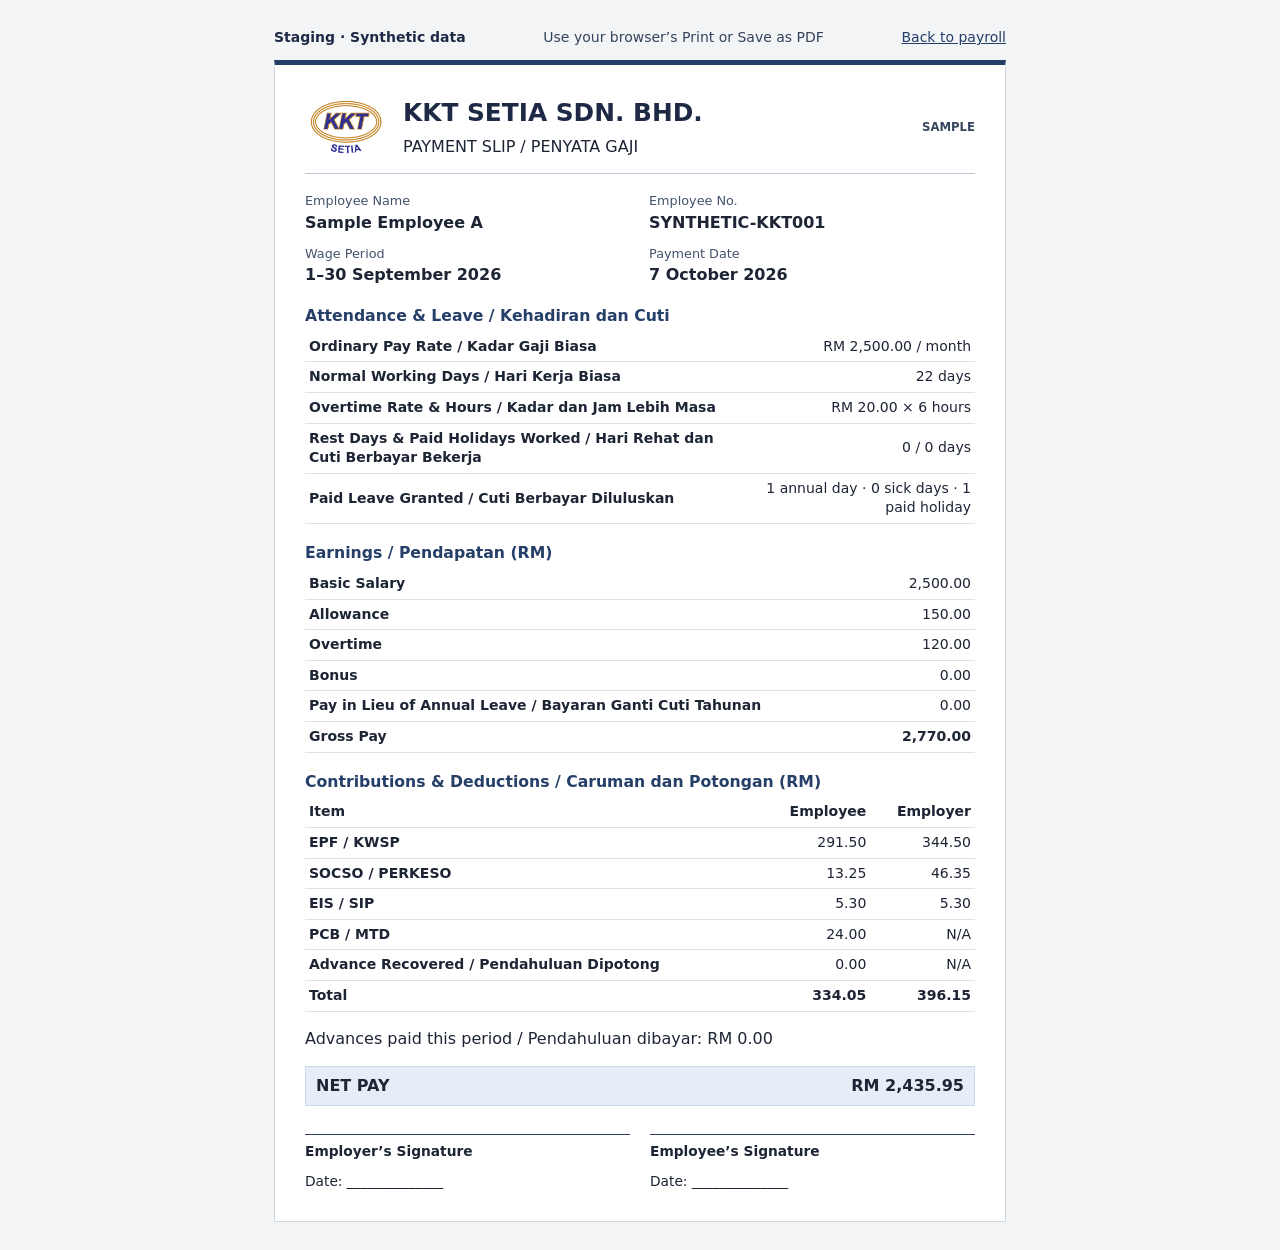
<file: ken-payslip-staging.html>
<!doctype html>
<html lang="en">
<head>
<meta charset="utf-8">
<meta name="viewport" content="width=device-width, initial-scale=1">
<meta name="referrer" content="no-referrer">
<meta http-equiv="Content-Security-Policy" content="default-src 'none'; img-src data:; style-src 'unsafe-inline'; base-uri 'none'; form-action 'none'">
<title>KKT Setia · Payslip preview</title>
<style>
:root{font-family:system-ui,sans-serif;color:#1d2535;background:#f3f4f6;line-height:1.4}
*{box-sizing:border-box}body{margin:0}main{max-width:760px;margin:28px auto;padding:0 14px}
.preview{display:flex;justify-content:space-between;align-items:center;gap:12px;flex-wrap:wrap;margin:0 0 12px;font-size:.875rem;color:#33435c}
.preview strong{color:#1e2a45}.preview a{color:#253f68}
.sheet{background:#fff;border:1px solid #d2d9e3;border-top:5px solid #253f68;padding:clamp(16px,4vw,30px)}
header{display:flex;align-items:center;gap:16px;border-bottom:1px solid #bec8d9;padding:0 0 14px}
header img{width:82px;height:auto;flex:none}h1{font-size:clamp(1.05rem,4vw,1.55rem);margin:0;color:#1e2a45}
header p{margin:.35rem 0 0}.sample{margin-left:auto;color:#37465e;font-size:.73rem;text-align:right}
.meta{display:grid;grid-template-columns:repeat(2,minmax(0,1fr));gap:10px 18px;margin:18px 0}
dt{font-size:.8rem;color:#42526a}dd{margin:2px 0 0;font-weight:650;overflow-wrap:anywhere}
h2{font-size:.98rem;margin:18px 0 5px;color:#253f68}
table{width:100%;border-collapse:collapse;font-size:.875rem;font-variant-numeric:tabular-nums}
th,td{padding:5px 4px;border-bottom:1px solid #dbe1eb;text-align:right}th:first-child{text-align:left}
tfoot th,tfoot td{font-weight:700}.net{display:flex;justify-content:space-between;gap:12px;background:#e6edf7;border:1px solid #cbd8eb;margin:14px 0 0;padding:8px 10px;font-weight:750}
.signatures{display:grid;grid-template-columns:repeat(2,minmax(0,1fr));gap:20px;margin-top:28px;font-size:.86rem}
.signature{border-top:1px solid #2f3e52;padding-top:7px}.signature p{margin:10px 0 0}
@media(max-width:420px){header{gap:10px;flex-wrap:wrap}header img{width:61px}.sample{margin-left:0}table{font-size:.8rem}}
@page{size:A4;margin:14mm}
@media print{body,:root{background:#fff}main{padding:0;margin:0;max-width:none}.preview{display:none}.sheet{padding:0;border:0;border-top:3pt solid #253f68;padding-top:14px}.signatures,table{break-inside:avoid}.net{print-color-adjust:exact}}
</style>
</head>
<body>
<main>
<div class="preview"><strong>Staging · Synthetic data</strong><span>Use your browser’s Print or Save as PDF</span><a href="./ken-payroll-staging.html">Back to payroll</a></div>
<article class="sheet" aria-labelledby="company">
<header>
<img src="[data-uri]" alt="KKT Setia logo" width="289" height="228">
<div><h1 id="company">KKT SETIA SDN. BHD.</h1><p>PAYMENT SLIP / PENYATA GAJI</p></div>
<strong class="sample">SAMPLE</strong>
</header>
<dl class="meta">
<div><dt>Employee Name</dt><dd>Sample Employee A</dd></div>
<div><dt>Employee No.</dt><dd>SYNTHETIC-KKT001</dd></div>
<div><dt>Wage Period</dt><dd>1–30 September 2026</dd></div>
<div><dt>Payment Date</dt><dd>7 October 2026</dd></div>
</dl>
<h2 id="work-record">Attendance &amp; Leave / Kehadiran dan Cuti</h2>
<table aria-labelledby="work-record"><tbody>
<tr><th scope="row">Ordinary Pay Rate / Kadar Gaji Biasa</th><td>RM 2,500.00 / month</td></tr>
<tr><th scope="row">Normal Working Days / Hari Kerja Biasa</th><td>22 days</td></tr>
<tr><th scope="row">Overtime Rate &amp; Hours / Kadar dan Jam Lebih Masa</th><td>RM 20.00 × 6 hours</td></tr>
<tr><th scope="row">Rest Days &amp; Paid Holidays Worked / Hari Rehat dan Cuti Berbayar Bekerja</th><td>0 / 0 days</td></tr>
<tr><th scope="row">Paid Leave Granted / Cuti Berbayar Diluluskan</th><td>1 annual day · 0 sick days · 1 paid holiday</td></tr>
</tbody></table>
<h2 id="earnings">Earnings / Pendapatan (RM)</h2>
<table aria-labelledby="earnings"><tbody>
<tr><th scope="row">Basic Salary</th><td>2,500.00</td></tr>
<tr><th scope="row">Allowance</th><td>150.00</td></tr>
<tr><th scope="row">Overtime</th><td>120.00</td></tr>
<tr><th scope="row">Bonus</th><td>0.00</td></tr>
<tr><th scope="row">Pay in Lieu of Annual Leave / Bayaran Ganti Cuti Tahunan</th><td>0.00</td></tr>
</tbody><tfoot><tr><th scope="row">Gross Pay</th><td>2,770.00</td></tr></tfoot></table>
<h2 id="contributions">Contributions &amp; Deductions / Caruman dan Potongan (RM)</h2>
<table aria-labelledby="contributions">
<thead><tr><th scope="col">Item</th><th scope="col">Employee</th><th scope="col">Employer</th></tr></thead>
<tbody>
<tr><th scope="row">EPF / KWSP</th><td>291.50</td><td>344.50</td></tr>
<tr><th scope="row">SOCSO / PERKESO</th><td>13.25</td><td>46.35</td></tr>
<tr><th scope="row">EIS / SIP</th><td>5.30</td><td>5.30</td></tr>
<tr><th scope="row">PCB / MTD</th><td>24.00</td><td>N/A</td></tr>
<tr><th scope="row">Advance Recovered / Pendahuluan Dipotong</th><td>0.00</td><td>N/A</td></tr>
</tbody>
<tfoot><tr><th scope="row">Total</th><td>334.05</td><td>396.15</td></tr></tfoot>
</table>
<p>Advances paid this period / Pendahuluan dibayar: RM 0.00</p>
<p class="net"><span>NET PAY</span><span>RM 2,435.95</span></p>
<div class="signatures">
<div class="signature"><strong>Employer’s Signature</strong><p>Date: ______________</p></div>
<div class="signature"><strong>Employee’s Signature</strong><p>Date: ______________</p></div>
</div>
</article>
</main>
</body>
</html>
</file>
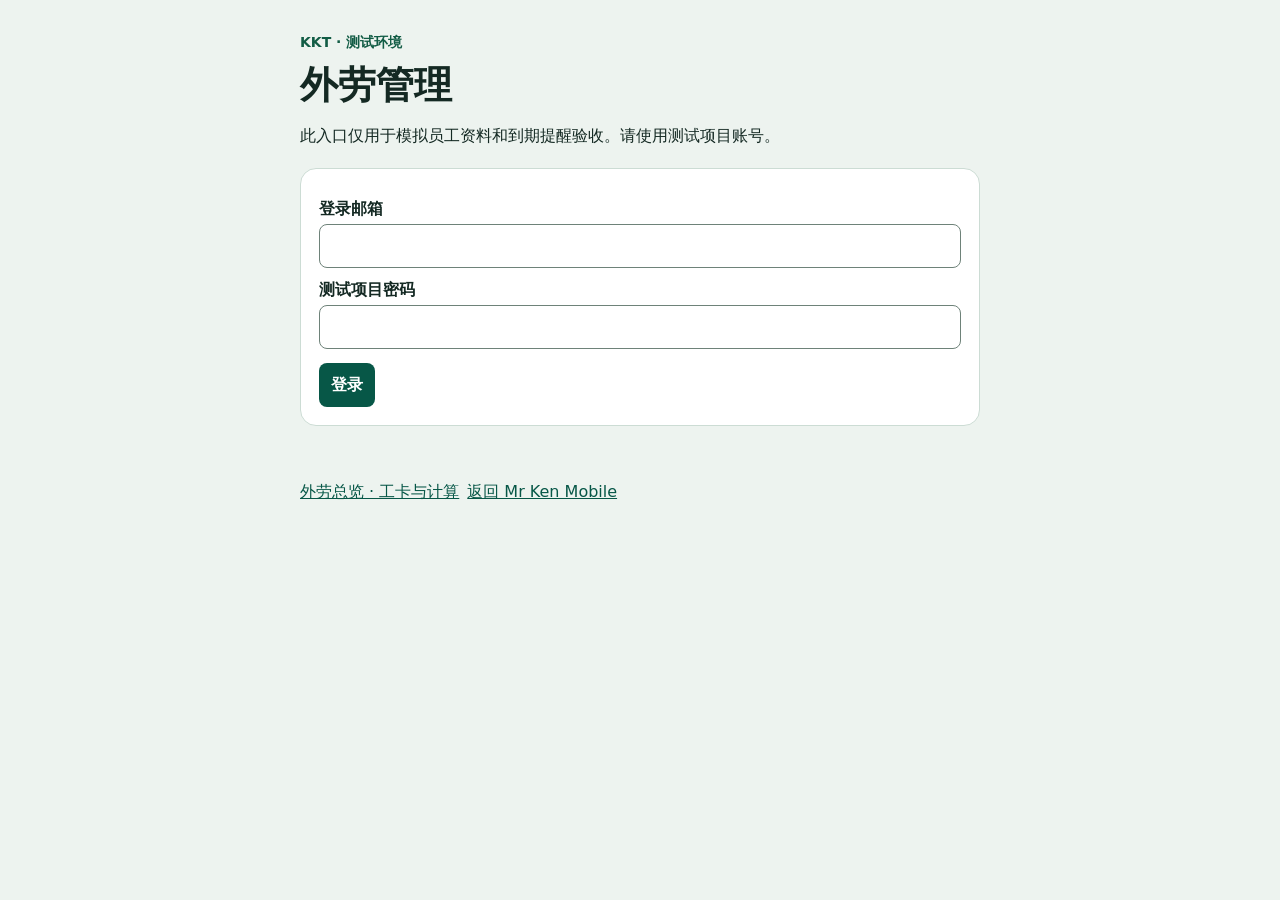
<file: ken-staging-login.html>
<!doctype html>
<html lang="zh-Hans">
<head>
<meta charset="utf-8">
<meta name="viewport" content="width=device-width, initial-scale=1">
<meta name="referrer" content="no-referrer">
<meta http-equiv="Content-Security-Policy" content="default-src 'none'; connect-src https://qacmlpqtiwwmrypxnnlp.supabase.co; style-src 'unsafe-inline'; script-src 'sha256-/TFYs+yraop3irNG7+UPljrXeTcD1pVyXfkz3Ja9dq8='; form-action 'none'; base-uri 'none'; object-src 'none'">
<title>KKT 外劳管理测试</title>
<style>
:root{color-scheme:light;font-family:system-ui,-apple-system,sans-serif;color:#142923;background:#edf3ef}
body{margin:0;padding:20px}main{max-width:680px;margin:auto}header{margin:12px 0 20px}h1,h2{line-height:1.2}h1{font-size:clamp(1.7rem,6vw,2.4rem);margin:10px 0}h2{font-size:1.15rem;margin:0 0 12px}
section,form#login{background:#fff;border:1px solid #ccdcd4;border-radius:16px;padding:18px;margin:0 0 14px}.tag{font-size:.875rem;font-weight:700;color:#125c45}
p{line-height:1.5}label{display:block;font-weight:650;margin:12px 0 4px}input,select,button{box-sizing:border-box;min-height:44px;font:inherit;border-radius:8px;padding:8px 12px}
input,select{width:100%;background:#fff;border:1px solid #6e8279}button{background:#075747;color:white;border:0;font-weight:700;cursor:pointer}button:disabled{opacity:.6;cursor:default}
button.secondary{color:#075747;background:#e6f2ec}.controls{display:flex;flex-wrap:wrap;gap:8px;margin-top:14px}.dates{display:grid;grid-template-columns:repeat(auto-fit,minmax(135px,1fr));gap:10px}
ul{padding:0;list-style:none}li{margin:8px 0;overflow-wrap:anywhere}#employees button{width:100%;text-align:left;overflow-wrap:anywhere}a{color:#075747}
#message{min-height:1.5em}button:focus-visible,input:focus-visible,select:focus-visible,a:focus-visible{outline:3px solid #268163;outline-offset:2px}

[hidden]{display:none!important}
.record-header{border-top:4px solid #075747;background:#f0f7f3;padding:14px;margin:0 0 16px;border-radius:8px}
.record-header strong,.record-header span{display:block;overflow-wrap:anywhere}
.record-header strong{font-size:1.125rem}
.record-header span{color:#425a50;margin-top:4px}
.record-cards{display:grid;gap:12px;margin:0}
.record-cards li{margin:0}
.document-card{border:1px solid #ccdcd4;border-radius:12px;padding:14px}
.document-card h3{margin:0 0 6px;font-size:1rem}
.document-card p{margin:0;color:#425a50}
.document-card dl{display:grid;grid-template-columns:repeat(auto-fit,minmax(min(100%,125px),1fr));gap:10px 14px;margin:12px 0 0}
.document-card dt{font-size:.8125rem;font-weight:650;color:#425a50}
.document-card dd{margin:4px 0 0;font-weight:650}
.document-card button{margin-top:12px}
.document-card .record-urgent{color:#943423}
@media(max-width:380px){body{padding:12px}section,form#login{padding:14px}}
</style>
</head>
<body>
<main>
<header>
<span class="tag">KKT · 测试环境</span>
<h1>外劳管理</h1>
<p>此入口仅用于模拟员工资料和到期提醒验收。请使用测试项目账号。</p>
</header>
<form id="login" method="post" autocomplete="on">
<label for="email">登录邮箱</label>
<input id="email" type="email" autocomplete="username" required maxlength="254">
<label for="password">测试项目密码</label>
<input id="password" type="password" autocomplete="current-password" required maxlength="256">
<div class="controls"><button id="login-button" type="submit" disabled>登录</button></div>
</form>
<noscript>请在浏览器中启用 JavaScript 后重新打开此页。</noscript>
<p id="message" role="status" aria-live="polite"></p>
<div id="workspace" hidden>
<section aria-labelledby="reminder-title">
<h2 id="reminder-title">到期提醒</h2>
<ul id="reminders"></ul>
</section>
<section aria-labelledby="employee-title">
<h2 id="employee-title">模拟员工</h2>
<div class="controls"><button id="refresh" class="secondary" type="button">刷新</button><button id="logout" class="secondary" type="button">登出</button></div>
<ul id="employees"></ul>
</section>
<section aria-labelledby="edit-title">
<h2 id="edit-title">新增模拟员工</h2>
<form id="employee-form" method="post" autocomplete="off">
<label for="staff-ref">测试员工编号</label>
<input id="staff-ref" required maxlength="64" pattern="SYNTHETIC-[A-Za-z0-9][A-Za-z0-9._\-]{0,53}" placeholder="例如 SYNTHETIC-KKT001" aria-describedby="staff-ref-help" autocomplete="off" autocapitalize="characters" spellcheck="false">
<p id="staff-ref-help">编号须以 <code>SYNTHETIC-</code> 开头，例如 <code>SYNTHETIC-KKT001</code>。请使用虚构姓名和日期。</p>
<label for="staff-name">显示名称</label>
<input id="staff-name" required maxlength="120" placeholder="例如 测试员工 A">
<label for="staff-state">状态</label>
<select id="staff-state"><option value="active">在职</option><option value="inactive">离职</option></select>
<div class="dates">
<div><label for="start-on">入职日期</label><input id="start-on" type="date"></div>
<div><label for="end-on">离职日期</label><input id="end-on" type="date" disabled></div>
</div>
<div class="controls"><button id="save" type="submit">保存</button><button id="clear" type="button" class="secondary">新增</button></div>
</form>
</section>
<section id="document-panel" aria-labelledby="document-title" hidden>
<h2 id="document-title">外劳证件档案</h2>
<div class="record-header"><strong id="document-worker-name"></strong><span id="document-worker-reference"></span></div>
<ul id="document-records" class="record-cards"></ul>
<p id="document-info"></p>
<form id="document-form" method="post" autocomplete="off">
<label for="source-document">已索引的 HR 文件</label>
<select id="source-document" required></select>
<label for="document-kind">证件类型</label>
<select id="document-kind" required>
<option value="WORK_CARD">工卡</option><option value="PERMIT">工作准证</option>
<option value="PASSPORT">护照</option><option value="CIDB">CIDB</option><option value="FOMEMA">FOMEMA</option><option value="COM">COM</option>
</select>
<label for="verification">核实状态</label>
<select id="verification" required>
<option value="PENDING">待核实</option><option value="RECORDED">已登记</option>
<option value="VERIFIED">已核实</option><option value="NOTICE_ONLY">仅提示</option>
</select>
<label for="document-expiry">到期日</label>
<input id="document-expiry" type="date">
<div class="controls"><button id="save-document" type="submit">保存证件记录</button></div>
</form>
</section>
</div>
<nav class="controls" aria-label="外劳管理"><a href="./ken-payslip-access-staging.html?view=foreign-workers">外劳总览 · 工卡与计算</a><a href="./ken-mobile-staging.html">返回 Mr Ken Mobile</a></nav>
</main>
<script>
"use strict";
const project = "https://qacmlpqtiwwmrypxnnlp.supabase.co";
const target = {target_org: "28900000-0000-0000-0000-000000000071"};
if (location.hash) history.replaceState(null, "", location.pathname + location.search);
const gateway = project + "/functions/v1/kkt-hr-staging-gateway";
const byId = (id) => document.getElementById(id);
const login = byId("login");
const workspace = byId("workspace");
const loginButton = byId("login-button");
const employeeForm = byId("employee-form");
const staffRef = byId("staff-ref");
const staffName = byId("staff-name");
staffRef.addEventListener("invalid", () => {
  staffRef.setCustomValidity("请输入以 SYNTHETIC- 开头的测试编号，例如 SYNTHETIC-KKT001。");
});
staffRef.addEventListener("input", () => staffRef.setCustomValidity(""));

const staffState = byId("staff-state");
const startOn = byId("start-on");
const endOn = byId("end-on");
const employees = byId("employees");
const reminders = byId("reminders");
const report = (message) => { byId("message").textContent = message; };
const reminderLabels = {
  EXPIRED: "已过期", DUE_TODAY: "今日到期", DUE_WITHIN_30_DAYS: "30 天内到期",
  VERIFY_DOCUMENT: "待核实证件", MISSING_EXPIRY: "待补到期日", NOTICE_ONLY: "仅提示", CURRENT: "有效"
};
const staffLabels = {active: "在职", inactive: "离职"};
const documentPanel = byId("document-panel");
const documentForm = byId("document-form");
const documentRecords = byId("document-records");
const sourceDocument = byId("source-document");
const kind = byId("document-kind");
const verification = byId("verification");
const expiry = byId("document-expiry");
let token;
let busy = false;

async function request(path, body, session) {
  const headers = {"Content-Type":"application/json"};
  if (session) headers.Authorization = "Bearer " + session;
  const controller = new AbortController();
  const timeout = setTimeout(() => controller.abort(), 12000);
  try {
    return await fetch(gateway, {
      method:"POST", headers, body:JSON.stringify({path, data:body}), signal:controller.signal,
      credentials:"omit", cache:"no-store", redirect:"error",
    });
  } finally {
    clearTimeout(timeout);
  }
}

async function rpc(name, args, session) {
  const response = await request("rest/v1/rpc/" + name, args, session);
  if (!response.ok) throw new Error(String(response.status));
  return response.json();
}

function syncEndDate() {
  endOn.disabled = staffState.value !== "inactive";
  if (endOn.disabled) endOn.value = "";
}

function clearForm() {
  staffRef.setCustomValidity("");
  documentPanel.hidden = true;
  documentRecords.replaceChildren();
  byId("document-worker-name").textContent = "";
  byId("document-worker-reference").textContent = "";
  sourceDocument.replaceChildren();
  documentForm.reset();
  employeeForm.reset();
  staffRef.readOnly = false;
  byId("edit-title").textContent = "新增模拟员工";
  syncEndDate();
}

async function edit(row) {
  staffRef.setCustomValidity("");
  if (busy) return;
  staffRef.value = row.employee_ref;
  staffRef.readOnly = true;
  staffName.value = row.preferred_name || "";
  staffState.value = row.employment_state;
  startOn.value = row.joined_on || "";
  syncEndDate();
  endOn.value = row.ended_on || "";
  byId("edit-title").textContent = "编辑模拟员工";
  byId("document-worker-name").textContent = row.preferred_name || "未填写姓名";
  byId("document-worker-reference").textContent = [row.employee_ref, staffLabels[row.employment_state]].filter(Boolean).join(" · ");
  staffName.focus();
  documentPanel.hidden = true;
  documentForm.reset();
  lock(true);
  try {
    await readDocuments();
  } catch (error) {
    report(permissionMessage(error, "无法读取证件记录，请重新选择员工。"));
  } finally {
    lock(false);
  }
}

function listItem(parent, label) {
  const item = document.createElement("li");
  if (typeof label === "string") item.textContent = label;
  else item.append(label);
  parent.append(item);
}

async function readDashboard(session) {
  const summary = await rpc("kkt_hr_manager_status", target, session);
  if (!summary.authorized) throw new Error("403");
  const records = await rpc("kkt_hr_list_employees", target, session);
  reminders.replaceChildren();
  for (const [state, label] of Object.entries(reminderLabels)) {
    const amount = summary.reminders?.[state];
    if (Number.isSafeInteger(amount) && amount > 0) listItem(reminders, label + " · " + amount);
  }
  if (!reminders.children.length) listItem(reminders, "暂无提醒");
  employees.replaceChildren();
  for (const row of records) {
    if (!/^SYNTHETIC-/.test(row.employee_ref)) continue;
    const button = document.createElement("button");
    button.className = "secondary";
    button.type = "button";
    button.textContent = [row.employee_ref, row.preferred_name, staffLabels[row.employment_state]].filter(Boolean).join(" · ");
    button.addEventListener("click", () => edit(row));
    listItem(employees, button);
  }
  if (!employees.children.length) listItem(employees, "暂无模拟员工");
}

function currentLabel(control, value) {
  return [...control.options].find(option => option.value === value)?.textContent || "";
}

function syncVerification() {
  verification.disabled = kind.value === "COM";
  if (verification.disabled) verification.value = "NOTICE_ONLY";
}

function documentDetail(details, label, value, urgent = false) {
  const field = document.createElement("div");
  const term = document.createElement("dt");
  const description = document.createElement("dd");
  term.textContent = label;
  description.textContent = value;
  if (urgent) description.className = "record-urgent";
  field.append(term, description);
  details.append(field);
}

async function readDocuments() {
  const register = await rpc("kkt_hr_document_register", {...target, staff_ref: staffRef.value}, token);
  documentRecords.replaceChildren();
  sourceDocument.replaceChildren();
  for (const item of register.sources) {
    const option = document.createElement("option");
    option.value = item.document_id;
    option.textContent = item.title;
    sourceDocument.append(option);
  }
  for (const item of register.records) {
    const card = document.createElement("article");
    card.className = "document-card";
    const title = document.createElement("h3");
    const file = document.createElement("p");
    const details = document.createElement("dl");
    title.textContent = currentLabel(kind, item.document_type) || "证件";
    file.textContent = item.title || "未命名来源文件";
    documentDetail(details, "到期日", item.expires_on || "未填写");
    documentDetail(details, "核实状态", currentLabel(verification, item.verification_status) || "未填写");
    documentDetail(details, "到期与复核", reminderLabels[item.review_state] || "未评估",
      ["EXPIRED", "DUE_TODAY", "DUE_WITHIN_30_DAYS"].includes(item.review_state));
    card.append(title, file, details);
    if (!Array.from(sourceDocument.options).some(option => option.value === item.document_id)) {
      listItem(documentRecords, card);
      continue;
    }
    const button = document.createElement("button");
    button.className = "secondary";
    button.type = "button";
    button.textContent = "编辑登记";
    button.setAttribute("aria-label", "编辑登记 · " + title.textContent + " · " + file.textContent);
    button.addEventListener("click", () => {
      if (busy) return;
      sourceDocument.value = item.document_id;
      kind.value = item.document_type;
      verification.value = item.verification_status;
      expiry.value = item.expires_on || "";
      syncVerification();
      expiry.focus();
    });
    card.append(button);
    listItem(documentRecords, card);
  }
  if (!documentRecords.children.length) listItem(documentRecords, "暂无已登记证件");
  documentForm.hidden = !register.sources.length;
  byId("document-info").textContent = register.sources.length ? "" : "暂无可关联的 HR 文件索引。";
  documentPanel.hidden = false;
  syncVerification();
}

function lock(value) {
  busy = value;
  for (const id of ["refresh", "logout", "save", "clear", "save-document"]) byId(id).disabled = value;
  loginButton.disabled = value;
}

function clearSession() {
  token = undefined;
  workspace.hidden = true;
  login.hidden = false;
  reminders.replaceChildren();
  employees.replaceChildren();
  clearForm();
}

function permissionMessage(error, fallback) {
  if (error.message === "401" || error.message === "403") {
    clearSession();
    return "测试登录已失效或此账号没有 HR 权限。";
  }
  return fallback;
}

lock(false);
login.addEventListener("submit", async (event) => {
  event.preventDefault();
  if (busy) return;
  lock(true);
  let session;
  report("正在登录测试环境…");
  const password = byId("password").value;
  byId("password").value = "";
  try {
    const response = await request("auth/v1/token?grant_type=password", {
      email: byId("email").value.trim(), password,
    });
    if (!response.ok) {
      if (response.status >= 500) throw new Error("staging gateway unavailable");
      report(response.status === 429 ? "尝试次数过多，请稍后重试。" : "测试项目登录失败，请核对账号及密码。");
      return;
    }
    session = (await response.json()).access_token;
    if (!session || !(await request("auth/v1/user", undefined, session)).ok) throw new Error("401");
    await readDashboard(session);
    token = session;
    login.hidden = true;
    workspace.hidden = false;
    report("已登录测试环境。");
  } catch (error) {
    if (session) await request("auth/v1/logout?scope=local", undefined, session).catch(() => {});
    report(permissionMessage(error, "无法连接测试环境，请重试。"));
  } finally {
    lock(false);
  }
});

byId("logout").addEventListener("click", async () => {
  if (busy || !token) return;
  lock(true);
  const session = token;
  clearSession();
  try {
    const response = await request("auth/v1/logout?scope=local", undefined, session);
    report(response.ok ? "已登出。" : "本页已登出，服务端撤销仍待确认。");
  } catch {
    report("本页已登出，服务端撤销仍待确认。");
  } finally {
    lock(false);
  }
});

byId("refresh").addEventListener("click", async () => {
  if (!token || busy) return;
  lock(true);
  try {
    await readDashboard(token);
    report("已刷新模拟员工及到期提醒。");
  } catch (error) {
    report(permissionMessage(error, "刷新失败，请重试。"));
  } finally {
    lock(false);
  }
});
staffState.addEventListener("change", syncEndDate);
byId("clear").addEventListener("click", () => { if (!busy) clearForm(); });
employeeForm.addEventListener("submit", async (event) => {
  event.preventDefault();
  if (!token || busy) return;
  if (!/^SYNTHETIC-[A-Za-z0-9][A-Za-z0-9._-]{0,53}$/.test(staffRef.value) || !staffName.value.trim()) {
    report("请输入有效的模拟员工编号和名称。");
    return;
  }
  if (startOn.value && endOn.value && endOn.value < startOn.value) {
    report("离职日期须在入职日期当天或之后。");
    return;
  }
  lock(true);
  try {
    await rpc("kkt_hr_save_employee", {
      ...target, staff_ref: staffRef.value, staff_name: staffName.value.trim(),
      staff_state: staffState.value, start_on: startOn.value || null, end_on: endOn.value || null,
    }, token);
    clearForm();
    try {
      await readDashboard(token);
      report("已保存模拟员工。");
    } catch (error) {
      report(permissionMessage(error, "已保存模拟员工。列表刷新失败，请点刷新。"));
    }
  } catch (error) {
    report(permissionMessage(error, "保存失败，请检查编号、名称及日期。"));
  } finally {
    lock(false);
  }
});
kind.addEventListener("change", syncVerification);
documentForm.addEventListener("submit", async (event) => {
  event.preventDefault();
  if (!token || busy || documentPanel.hidden || !staffRef.readOnly || !sourceDocument.value) return;
  lock(true);
  try {
    await rpc("kkt_hr_save_document", {
      ...target, staff_ref: staffRef.value, source_document: sourceDocument.value,
      kind: kind.value, verified_state: verification.value, expires: expiry.value || null,
    }, token);
    try {
      await readDocuments();
      await readDashboard(token);
      report("已保存证件记录。");
    } catch (error) {
      report(permissionMessage(error, "已保存证件记录。请重新选择员工以刷新。"));
    }
  } catch (error) {
    report(permissionMessage(error, "证件记录保存失败，请核对文件与证件资料。"));
  } finally {
    lock(false);
  }
});
</script>
</body>
</html>
</file>
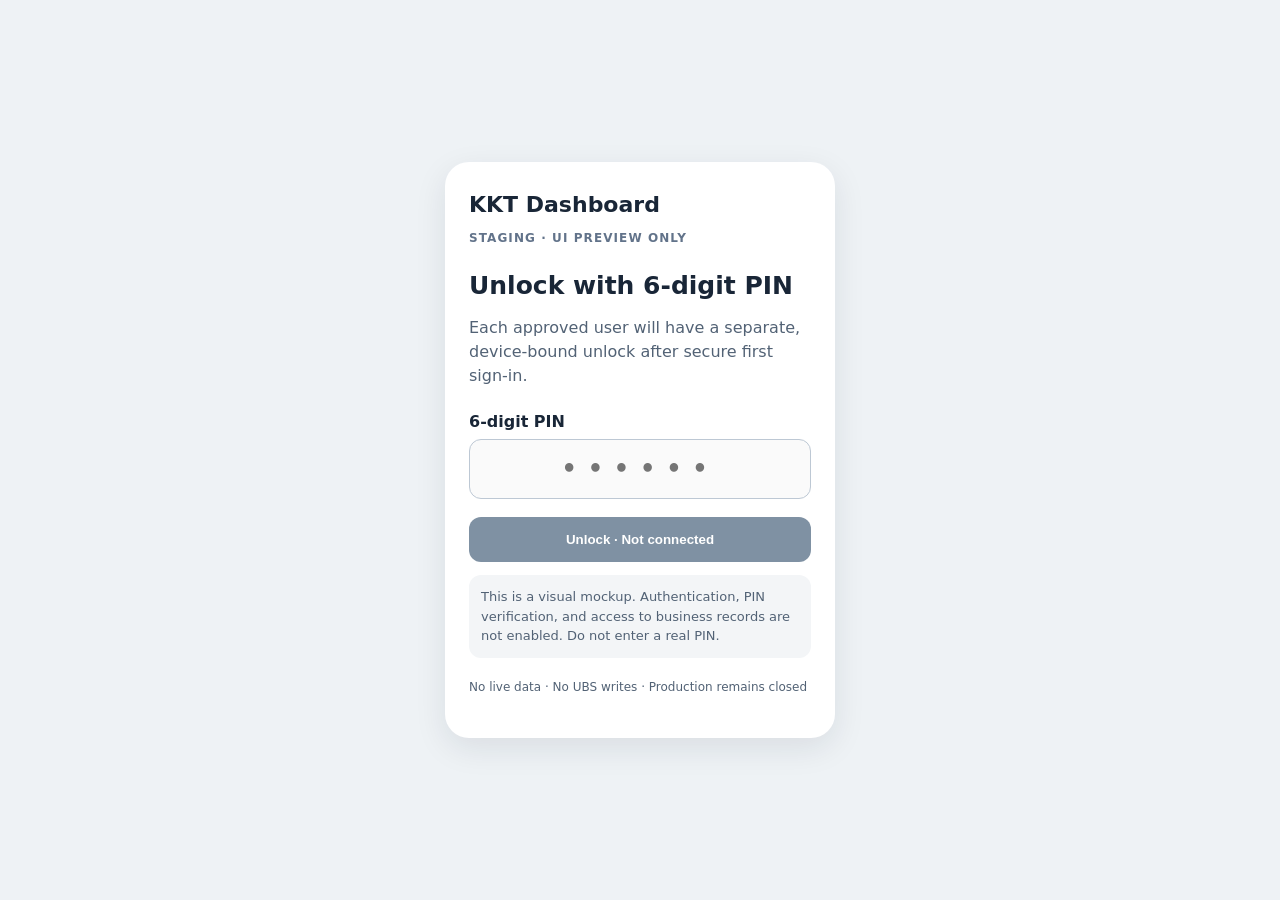
<file: pin-unlock-preview.html>
<!doctype html>
<html lang="en"><head><meta charset="utf-8"><meta name="viewport" content="width=device-width,initial-scale=1,viewport-fit=cover"><meta name="referrer" content="no-referrer"><meta http-equiv="Content-Security-Policy" content="default-src 'none'; style-src 'unsafe-inline'; base-uri 'none'; form-action 'none'"><title>KKT PIN UI · Staging mockup</title><style>
:root{font-family:system-ui,-apple-system,sans-serif;color:#192637;background:#eef2f5}*{box-sizing:border-box}body{margin:0;min-height:100dvh;display:grid;place-items:center;padding:20px}.panel{width:min(100%,390px);background:#fff;border-radius:24px;padding:30px 24px;box-shadow:0 10px 32px #12243a18}.tag{font-size:12px;font-weight:700;letter-spacing:.09em;color:#62738a}.brand{font-weight:800;font-size:22px}h1{font-size:25px;margin:24px 0 8px}p{line-height:1.5;color:#526275}label{display:block;font-weight:650;margin:24px 0 8px}input{width:100%;font:700 24px system-ui;letter-spacing:.45em;text-align:center;border:1px solid #bdc8d4;border-radius:12px;padding:15px}button{width:100%;background:#173858;color:white;border:0;border-radius:12px;padding:15px;margin-top:18px;font-weight:700}button:disabled{opacity:.55}.notice{background:#f3f5f7;padding:12px;border-radius:12px;font-size:13px}.foot{font-size:12px;margin-top:20px}</style></head>
<body><main class="panel"><div class="brand">KKT Dashboard</div><p class="tag">STAGING · UI PREVIEW ONLY</p><h1>Unlock with 6-digit PIN</h1><p>Each approved user will have a separate, device-bound unlock after secure first sign-in.</p><label for="pin">6-digit PIN</label><input id="pin" type="password" inputmode="numeric" pattern="[0-9]{6}" maxlength="6" autocomplete="off" disabled placeholder="••••••" aria-describedby="notice"><button disabled>Unlock · Not connected</button><p id="notice" class="notice">This is a visual mockup. Authentication, PIN verification, and access to business records are not enabled. Do not enter a real PIN.</p><p class="foot">No live data · No UBS writes · Production remains closed</p></main></body></html>
</file>
<file: styles.css>
:root{color-scheme:light;--ink:#111d29;--muted:#4e6370;--paper:#f1f3ef;--line:#dbe2dd;--green:#075747;--warm:#fff1d5;--white:#fff;font-family:Inter,system-ui,-apple-system,BlinkMacSystemFont,"Segoe UI",sans-serif}
*{box-sizing:border-box}html{scroll-padding-top:88px}body{margin:0;background:var(--paper);color:var(--ink);line-height:1.45}button,select,a{touch-action:manipulation}a{color:inherit}button,select{font:inherit}button{cursor:pointer}button:disabled{cursor:default;opacity:.6}button:focus-visible,a:focus-visible,select:focus-visible{outline:3px solid #008f75;outline-offset:3px}
.top{background:var(--ink);color:var(--white);padding-top:env(safe-area-inset-top);position:sticky;z-index:2;top:0}.top-in{max-width:1080px;margin:auto;min-height:68px;display:flex;align-items:center;justify-content:space-between;gap:12px;padding:8px max(20px,env(safe-area-inset-right)) 8px max(20px,env(safe-area-inset-left))}.brand{display:flex;gap:12px;align-items:center;text-decoration:none;font-size:13px;line-height:1.2}.brand span{background:#c4f2dc;color:#163429;padding:8px;border-radius:8px;font-size:18px;font-weight:850;letter-spacing:-.08em}.quiet{background:none;border:1px solid #71828d;color:white;border-radius:999px;padding:9px 14px;min-height:44px;font-size:14px}
main{max-width:1080px;margin:auto;padding:28px max(20px,env(safe-area-inset-right)) 22px max(20px,env(safe-area-inset-left))}.hero{display:flex;align-items:end;justify-content:space-between;gap:18px;padding:10px 0 20px}.eyebrow{font-size:11px;color:var(--green);font-weight:800;letter-spacing:.11em;margin:0 0 8px}h1,h2,p{margin-top:0}h1{font-size:clamp(1.75rem,5.3vw,3rem);letter-spacing:-.045em;line-height:1.05;margin-bottom:9px}h2{font-size:1.27rem;line-height:1.15;letter-spacing:-.025em;margin-bottom:10px}.sub{color:var(--muted);margin:0}.sync{display:grid;min-width:max-content;color:var(--muted);font-size:12px}.sync b{color:var(--ink)}.sync time{font-variant-numeric:tabular-nums}.tabs{display:flex;gap:10px;margin:0 0 14px}.tabs a{display:grid;place-items:center;text-decoration:none;min-height:44px;padding:0 16px;border-radius:999px;background:#e1e8e3;font-weight:700;font-size:14px}.tabs a:first-child{background:var(--green);color:white}
.metrics,.operations{display:grid;grid-template-columns:repeat(3,minmax(0,1fr));gap:12px;margin-bottom:14px}.metric,.mini,.card{background:var(--white);border:1px solid var(--line);border-radius:15px;padding:16px}.metric>strong{font-size:clamp(1.02rem,3vw,1.55rem);display:block;margin:7px 0 1px;letter-spacing:-.035em}.metric>span,.mini>span,.meta{font-size:12px;color:var(--muted)}.metric h2,.mini h2{font-size:.9rem;margin:0}.metric:first-child{background:var(--warm);border-color:#ebd5a9}.card{margin-bottom:14px}.section-head{display:flex;align-items:end;justify-content:space-between;gap:10px;margin-bottom:10px}.section-head h2{margin-bottom:0}.section-head label{font-size:12px;color:var(--muted)}select{display:block;min-height:44px;border:1px solid #83968c;border-radius:8px;background:white;color:var(--ink);padding:5px 7px;max-width:100%}
.claim{width:100%;display:grid;grid-template-columns:1fr auto;gap:6px;align-items:center;text-align:left;border:0;border-top:1px solid var(--line);background:white;color:var(--ink);padding:13px 2px;min-height:70px}.claim:hover{background:#f4faf7}.claim b,.claim small{display:block}.claim small{color:var(--muted);margin-top:3px}.claim .total{text-align:right;font-weight:750;font-variant-numeric:tabular-nums}.pill{display:inline-block;background:#e8f4ed;color:var(--green);padding:3px 8px;border-radius:999px;font-size:11px}.mini p{margin:8px 0 4px}.mini h2{min-height:2em}.rent{padding:10px 0;border-top:1px solid var(--line)}.rent p{margin:0}footer{max-width:1080px;margin:auto;padding:0 20px max(16px,env(safe-area-inset-bottom));color:var(--muted);font-size:13px}
dialog{border:1px solid var(--line);border-radius:16px;width:min(calc(100% - 26px),680px);max-height:85vh;overflow:auto;padding:17px;color:var(--ink);background:white}dialog::backdrop{background:#101c29aa}.dialog-head{display:flex;align-items:start;justify-content:space-between;gap:10px}.dialog-head button,.actions button,.actions a{background:var(--green);color:white;border:0;text-decoration:none;font:inherit;font-weight:700;padding:11px 13px;min-height:44px;border-radius:8px}.actions{display:flex;flex-wrap:wrap;gap:8px}dl{display:grid;grid-template-columns:1fr 1fr;gap:6px 14px}dt{color:var(--muted);font-size:13px}dd{margin:0;overflow-wrap:anywhere}#share-status,#property-notice{color:var(--muted);font-size:13px;margin:10px 0 0}
@media(max-width:620px){main{padding-top:15px}.hero{align-items:start;flex-direction:column;gap:12px}.metrics,.operations{grid-template-columns:repeat(2,minmax(0,1fr));gap:8px}.metric,.mini,.card{padding:12px}.metric:last-child{grid-column:1/-1}.section-head label{width:125px;flex:none}select{width:100%}.top-in{min-height:64px}.claim .total{font-size:14px}}
</file>
<file: ken-mobile-staging.css>
[hidden] { display: none !important; }

.login-card {
  display: grid;
  gap: 8px;
  max-width: 430px;
}
.login-card h2 { margin-bottom: 4px; }
.login-card label { font-size: .875rem; font-weight: 650; }
.login-card input {
  width: 100%;
  min-height: 44px;
  padding: 8px 10px;
  border: 1px solid #83968c;
  border-radius: 8px;
  font: inherit;
  margin-bottom: 4px;
}
.login-card input:focus-visible {
  outline: 3px solid #008f75;
  outline-offset: 3px;
}
.login-card button {
  min-height: 44px;
  border: 0;
  border-radius: 8px;
  color: var(--white);
  background: var(--green);
  justify-self: start;
  padding: 8px 24px;
  font-weight: 700;
}
.status { margin: 0 0 14px; color: var(--muted); }
.status:empty { display: none; }
#filter-count { margin: 4px 0 0; }
.update-list { margin: 0; padding: 0; list-style: none; }
.update-list li { padding: 14px 0; border-top: 1px solid var(--line); }
.update-list li:last-child { padding-bottom: 2px; }
.update-list header {
  display: flex;
  flex-wrap: wrap;
  gap: 6px 12px;
  align-items: center;
  justify-content: space-between;
}
.update-list strong, .update-list p { overflow-wrap: anywhere; }
.update-list time { font-variant-numeric: tabular-nums; }
.update-list p { margin: 8px 0 0; line-height: 1.55; }
.empty { border-top: 1px solid var(--line); padding-top: 14px; }

@media (max-width: 400px) {
  .section-head label { width: 108px; }
}

.module-nav {
  display: grid;
  grid-template-columns: repeat(4, minmax(0, 1fr));
  gap: 8px;
  margin-bottom: 14px;
}
.module-nav button {
  min-height: 44px;
  padding: 7px 10px;
  border: 1px solid transparent;
  border-radius: 12px;
  background: #e1e8e3;
  color: var(--ink);
  font-weight: 700;
}
.module-nav button[aria-pressed="true"] { background: var(--green); color: var(--white); }
.module-panel h2 { margin-bottom: 10px; }
.module-link {
  display: inline-grid;
  place-items: center;
  min-height: 44px;
  margin-top: 14px;
  padding: 8px 14px;
  border-radius: 8px;
  background: var(--green);
  color: white;
  font-weight: 700;
  text-decoration: none;
}
.cash-summary { display: block; margin: 14px 0 0; }
.cash-summary div {
  display: flex;
  flex-wrap: wrap;
  justify-content: space-between;
  gap: 6px;
  padding: 10px 0;
  border-top: 1px solid var(--line);
}

@media (max-width: 620px) {
  .module-nav { grid-template-columns: repeat(2, minmax(0, 1fr)); }
}

.source-status:empty { display: none; }
.subsection { margin-top: 18px; padding-top: 14px; border-top: 1px solid var(--line); }
</file>
